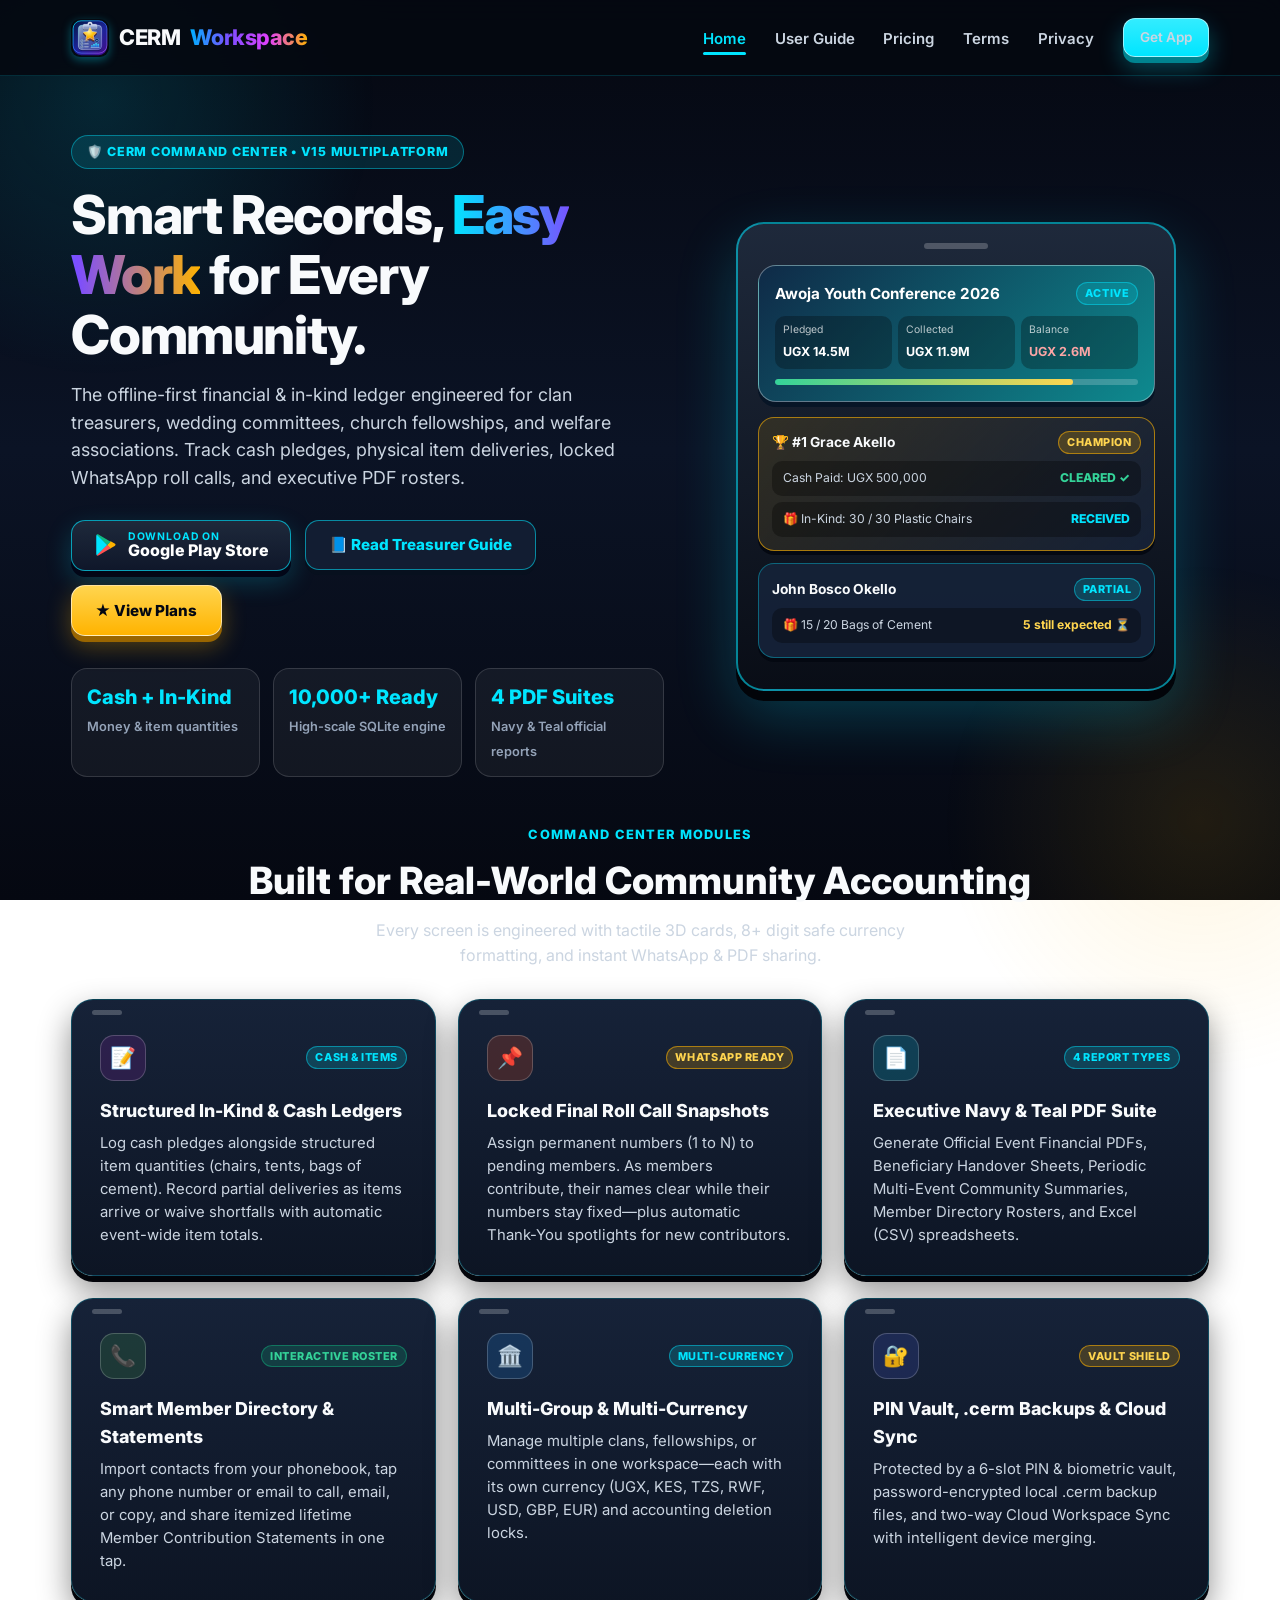
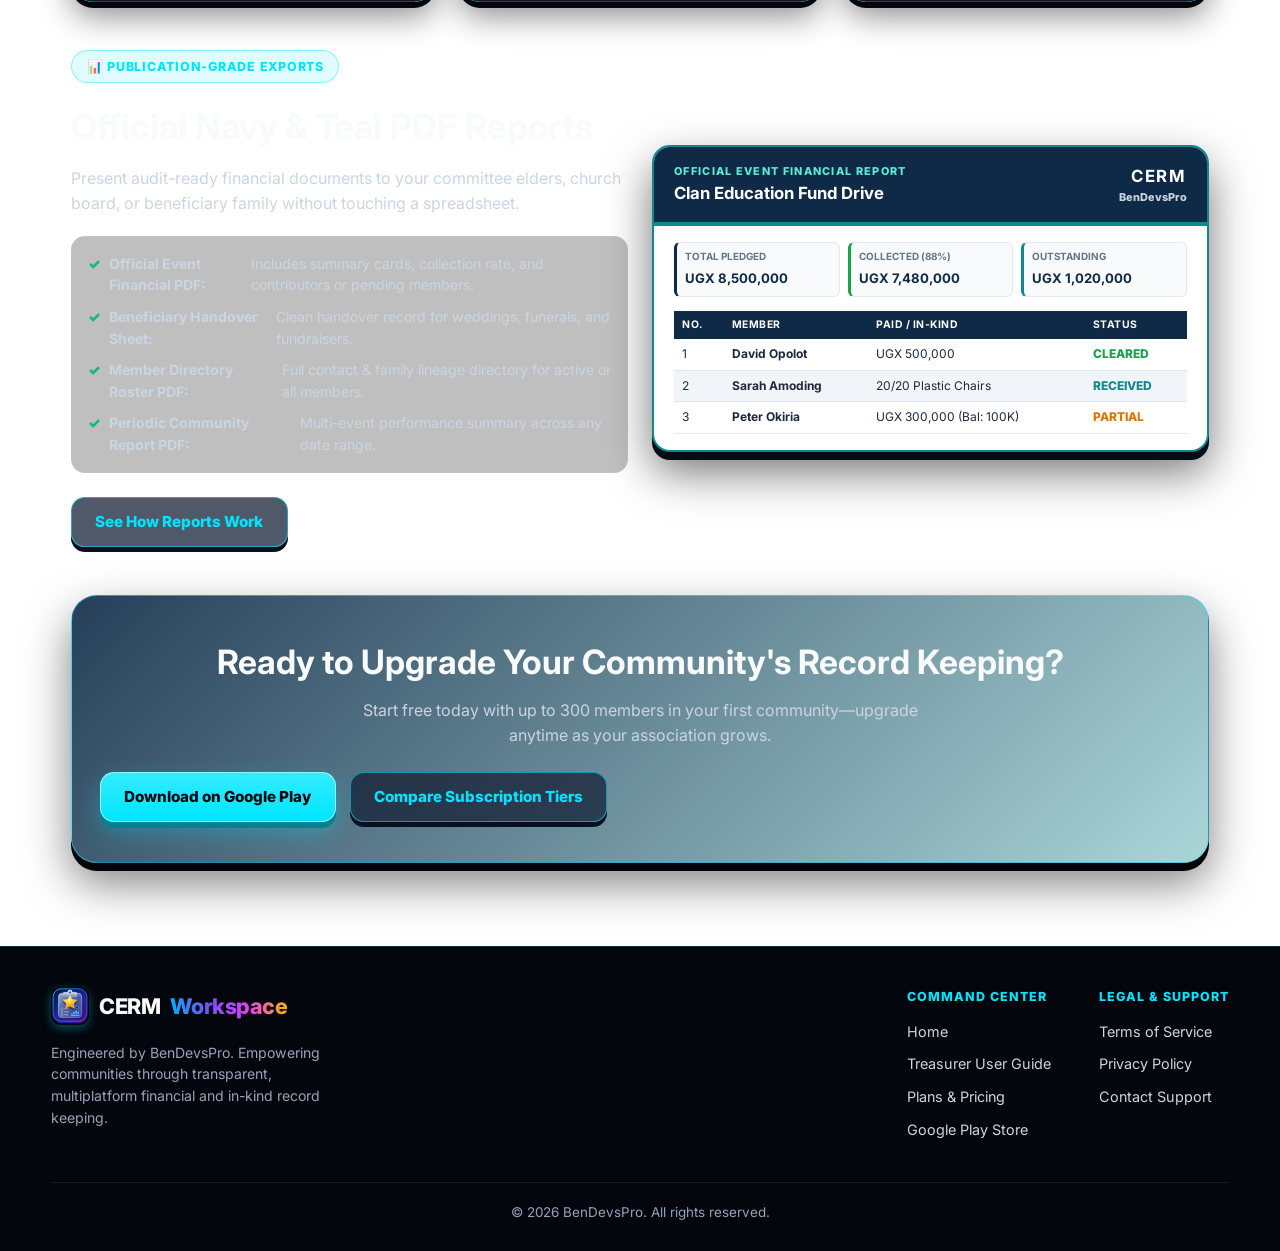
<file: index.html>
<!DOCTYPE html>
<html lang="en">
<head>
    <meta charset="UTF-8">
    <meta name="viewport" content="width=device-width, initial-scale=1.0">
    <title>CERM | Community Events Records Monitor</title>
    <meta name="description" content="CERM is the 3D Command Center for community treasurers, clans, fellowships, and committees — track cash pledges, structured in-kind items, fixed WhatsApp roll calls, and executive Navy & Teal PDF reports.">
    <link rel="icon" type="image/svg+xml" href="favicon.svg">
    <link rel="stylesheet" href="styles.css">
    <link href="https://fonts.googleapis.com/css2?family=Inter:wght@400;500;600;700;800;900&display=swap" rel="stylesheet">
</head>
<body>
    <a href="#main" class="skip-link">Skip to content</a>

    <header>
        <nav>
            <a href="index.html" class="logo">
                <img src="favicon.svg" alt="CERM Icon" width="38" height="38" style="border-radius: 9px; box-shadow: 0 3px 10px rgba(0, 229, 255, 0.35);">
                CERM <span>Workspace</span>
            </a>
            <button class="nav-toggle" aria-label="Toggle navigation" aria-expanded="false">
                <span></span><span></span><span></span>
            </button>
            <ul class="nav-links">
                <li><a href="index.html" class="active">Home</a></li>
                <li><a href="user-guide.html">User Guide</a></li>
                <li><a href="subscription.html">Pricing</a></li>
                <li><a href="terms-of-service.html">Terms</a></li>
                <li><a href="privacy-policy.html">Privacy</a></li>
                <li>
                    <a href="https://play.google.com/store/apps/details?id=com.bendevspro.communityeventsrecordsmonitor" target="_blank" rel="noopener" class="btn btn-primary nav-cta-btn">
                        Get App
                    </a>
                </li>
            </ul>
        </nav>
    </header>

    <main id="main">
        <!-- Split Hero with Interactive 3D Command Center Mockup -->
        <section class="hero-split">
            <div>
                <span class="hero-badge">🛡️ CERM Command Center • v15 Multiplatform</span>
                <h1>Smart Records, <span class="gradient-word">Easy Work</span> for Every Community.</h1>
                <p>The offline-first financial &amp; in-kind ledger engineered for clan treasurers, wedding committees, church fellowships, and welfare associations. Track cash pledges, physical item deliveries, locked WhatsApp roll calls, and executive PDF rosters.</p>

                <div class="hero-actions">
                    <a href="https://play.google.com/store/apps/details?id=com.bendevspro.communityeventsrecordsmonitor" target="_blank" rel="noopener" class="btn btn-playstore">
                        <svg class="play-icon" viewBox="0 0 24 24" fill="none">
                            <path d="M3.6 2.4C3.2 2.8 3 3.4 3 4.2V19.8C3 20.6 3.2 21.2 3.6 21.6L3.7 21.7L13.1 12.3V11.7L3.7 2.3L3.6 2.4Z" fill="#00E5FF"/>
                            <path d="M16.2 15.5L13.1 12.3V11.7L16.2 8.5L16.3 8.6L20 10.7C21.1 11.3 21.1 12.3 20 13L16.3 15.1L16.2 15.5Z" fill="#FFB300"/>
                            <path d="M16.3 15.1L13.1 12L3.6 21.5C4 21.9 4.6 22 5.4 21.5L16.3 15.1Z" fill="#FF5252"/>
                            <path d="M16.3 8.9L5.4 2.5C4.6 2 4 2.1 3.6 2.5L13.1 12L16.3 8.9Z" fill="#10B981"/>
                        </svg>
                        <div class="play-text">
                            <small>Download on</small>
                            <strong>Google Play Store</strong>
                        </div>
                    </a>
                    <a href="user-guide.html" class="btn btn-outline">📘 Read Treasurer Guide</a>
                    <a href="subscription.html" class="btn btn-gold">★ View Plans</a>
                </div>

                <div class="hero-metrics-strip">
                    <div class="metric-pod">
                        <strong>Cash + In-Kind</strong>
                        <span>Money &amp; item quantities</span>
                    </div>
                    <div class="metric-pod">
                        <strong>10,000+ Ready</strong>
                        <span>High-scale SQLite engine</span>
                    </div>
                    <div class="metric-pod">
                        <strong>4 PDF Suites</strong>
                        <span>Navy &amp; Teal official reports</span>
                    </div>
                </div>
            </div>

            <!-- Leader Image: 3D App Command Center Preview -->
            <div class="leader-showcase" aria-label="CERM 3D Command Center Preview">
                <div class="device-frame">
                    <div class="device-notch"></div>
                    <div class="mockup-banner">
                        <div class="mockup-banner-top">
                            <strong>Awoja Youth Conference 2026</strong>
                            <span class="pill-badge pill-cyan">ACTIVE</span>
                        </div>
                        <div class="mockup-stat-row">
                            <div class="mockup-stat">
                                <small>Pledged</small>
                                <strong>UGX 14.5M</strong>
                            </div>
                            <div class="mockup-stat">
                                <small>Collected</small>
                                <strong>UGX 11.9M</strong>
                            </div>
                            <div class="mockup-stat">
                                <small>Balance</small>
                                <strong style="color: #FCA5A5;">UGX 2.6M</strong>
                            </div>
                        </div>
                        <div class="mockup-progress-track">
                            <div class="mockup-progress-fill"></div>
                        </div>
                    </div>

                    <!-- Sample Expanded 3D Champion Card -->
                    <div class="mockup-ledger-card gold-card">
                        <div class="mockup-card-head">
                            <strong>🏆 #1 Grace Akello</strong>
                            <span class="pill-badge pill-gold">CHAMPION</span>
                        </div>
                        <div class="mockup-sub-box">
                            <span>Cash Paid: UGX 500,000</span>
                            <span style="color: #34D399; font-weight: 800;">CLEARED ✓</span>
                        </div>
                        <div class="mockup-sub-box" style="margin-top: 6px;">
                            <span>🎁 In-Kind: 30 / 30 Plastic Chairs</span>
                            <span style="color: #00E5FF; font-weight: 800;">RECEIVED</span>
                        </div>
                    </div>

                    <!-- Sample In-Kind Partial Delivery Card -->
                    <div class="mockup-ledger-card">
                        <div class="mockup-card-head">
                            <strong>John Bosco Okello</strong>
                            <span class="pill-badge pill-cyan">PARTIAL</span>
                        </div>
                        <div class="mockup-sub-box">
                            <span>🎁 15 / 20 Bags of Cement</span>
                            <span style="color: var(--gold-light); font-weight: 700;">5 still expected ⏳</span>
                        </div>
                    </div>
                </div>
            </div>
        </section>

        <!-- Core Capabilities Grid -->
        <section id="features">
            <div class="section-heading">
                <span class="eyebrow">Command Center Modules</span>
                <h2>Built for Real-World Community Accounting</h2>
                <p>Every screen is engineered with tactile 3D cards, 8+ digit safe currency formatting, and instant WhatsApp &amp; PDF sharing.</p>
            </div>

            <div class="feature-grid">
                <div class="feature-card">
                    <div class="feature-card-top">
                        <div class="feature-icon" style="background: rgba(142, 36, 170, 0.2); color: #E040FB;">📝</div>
                        <span class="pill-badge pill-cyan">CASH &amp; ITEMS</span>
                    </div>
                    <h3>Structured In-Kind &amp; Cash Ledgers</h3>
                    <p>Log cash pledges alongside structured item quantities (chairs, tents, bags of cement). Record partial deliveries as items arrive or waive shortfalls with automatic event-wide item totals.</p>
                </div>

                <div class="feature-card">
                    <div class="feature-card-top">
                        <div class="feature-icon" style="background: rgba(244, 81, 30, 0.2); color: #FF6E40;">📌</div>
                        <span class="pill-badge pill-gold">WHATSAPP READY</span>
                    </div>
                    <h3>Locked Final Roll Call Snapshots</h3>
                    <p>Assign permanent numbers (1 to N) to pending members. As members contribute, their names clear while their numbers stay fixed—plus automatic Thank-You spotlights for new contributors.</p>
                </div>

                <div class="feature-card">
                    <div class="feature-card-top">
                        <div class="feature-icon" style="background: rgba(0, 229, 255, 0.16); color: var(--cyan-accent);">📄</div>
                        <span class="pill-badge pill-cyan">4 REPORT TYPES</span>
                    </div>
                    <h3>Executive Navy &amp; Teal PDF Suite</h3>
                    <p>Generate Official Event Financial PDFs, Beneficiary Handover Sheets, Periodic Multi-Event Community Summaries, Member Directory Rosters, and Excel (CSV) spreadsheets.</p>
                </div>

                <div class="feature-card">
                    <div class="feature-card-top">
                        <div class="feature-icon" style="background: rgba(67, 160, 71, 0.2); color: #66BB6A;">📞</div>
                        <span class="pill-badge pill-green">INTERACTIVE ROSTER</span>
                    </div>
                    <h3>Smart Member Directory &amp; Statements</h3>
                    <p>Import contacts from your phonebook, tap any phone number or email to call, email, or copy, and share itemized lifetime Member Contribution Statements in one tap.</p>
                </div>

                <div class="feature-card">
                    <div class="feature-card-top">
                        <div class="feature-icon" style="background: rgba(30, 136, 229, 0.2); color: #42A5F5;">🏛️</div>
                        <span class="pill-badge pill-cyan">MULTI-CURRENCY</span>
                    </div>
                    <h3>Multi-Group &amp; Multi-Currency</h3>
                    <p>Manage multiple clans, fellowships, or committees in one workspace—each with its own currency (UGX, KES, TZS, RWF, USD, GBP, EUR) and accounting deletion locks.</p>
                </div>

                <div class="feature-card">
                    <div class="feature-card-top">
                        <div class="feature-icon" style="background: rgba(57, 73, 171, 0.25); color: #8C9EFF;">🔐</div>
                        <span class="pill-badge pill-gold">VAULT SHIELD</span>
                    </div>
                    <h3>PIN Vault, .cerm Backups &amp; Cloud Sync</h3>
                    <p>Protected by a 6-slot PIN &amp; biometric vault, password-encrypted local <code>.cerm</code> backup files, and two-way Cloud Workspace Sync with intelligent device merging.</p>
                </div>
            </div>
        </section>

        <!-- Executive PDF Visual Showcase -->
        <section class="pdf-showcase-grid">
            <div>
                <span class="hero-badge">📊 Publication-Grade Exports</span>
                <h2 style="font-size: clamp(1.6rem, 3vw, 2.2rem); margin-bottom: 0.75rem;">Official Navy &amp; Teal PDF Reports</h2>
                <p style="color: var(--text-secondary); margin-bottom: 1.2rem;">Present audit-ready financial documents to your committee elders, church board, or beneficiary family without touching a spreadsheet.</p>
                <ul class="features-list" style="margin-bottom: 1.5rem;">
                    <li><strong>Official Event Financial PDF:</strong> Includes summary cards, collection rate, and contributors or pending members.</li>
                    <li><strong>Beneficiary Handover Sheet:</strong> Clean handover record for weddings, funerals, and fundraisers.</li>
                    <li><strong>Member Directory Roster PDF:</strong> Full contact &amp; family lineage directory for active or all members.</li>
                    <li><strong>Periodic Community Report PDF:</strong> Multi-event performance summary across any date range.</li>
                </ul>
                <a href="user-guide.html#pdf_csv_reports" class="btn btn-outline">See How Reports Work</a>
            </div>

            <div class="pdf-sheet-preview" aria-label="Official CERM PDF Report Preview">
                <div class="pdf-sheet-header">
                    <div>
                        <small>OFFICIAL EVENT FINANCIAL REPORT</small>
                        <strong>Clan Education Fund Drive</strong>
                    </div>
                    <div style="text-align: right;">
                        <strong style="letter-spacing: 0.1em;">CERM</strong>
                        <small style="color: #CBD5E1; letter-spacing: 0;">BenDevsPro</small>
                    </div>
                </div>
                <div class="pdf-sheet-body">
                    <div class="pdf-summary-cards">
                        <div class="pdf-mini-card">
                            <span>TOTAL PLEDGED</span>
                            <strong>UGX 8,500,000</strong>
                        </div>
                        <div class="pdf-mini-card green">
                            <span>COLLECTED (88%)</span>
                            <strong>UGX 7,480,000</strong>
                        </div>
                        <div class="pdf-mini-card teal">
                            <span>OUTSTANDING</span>
                            <strong>UGX 1,020,000</strong>
                        </div>
                    </div>
                    <table class="pdf-table-mock">
                        <thead>
                            <tr>
                                <th>NO.</th>
                                <th>MEMBER</th>
                                <th>PAID / IN-KIND</th>
                                <th>STATUS</th>
                            </tr>
                        </thead>
                        <tbody>
                            <tr>
                                <td>1</td>
                                <td><strong>David Opolot</strong></td>
                                <td>UGX 500,000</td>
                                <td><span style="color: #16A34A; font-weight: 800;">CLEARED</span></td>
                            </tr>
                            <tr>
                                <td>2</td>
                                <td><strong>Sarah Amoding</strong></td>
                                <td>20/20 Plastic Chairs</td>
                                <td><span style="color: #0E8A8F; font-weight: 800;">RECEIVED</span></td>
                            </tr>
                            <tr>
                                <td>3</td>
                                <td><strong>Peter Okiria</strong></td>
                                <td>UGX 300,000 (Bal: 100K)</td>
                                <td><span style="color: #D97706; font-weight: 800;">PARTIAL</span></td>
                            </tr>
                        </tbody>
                    </table>
                </div>
            </div>
        </section>

        <!-- Bottom CTA -->
        <div class="cta-banner">
            <h2>Ready to Upgrade Your Community's Record Keeping?</h2>
            <p>Start free today with up to 300 members in your first community—upgrade anytime as your association grows.</p>
            <div class="hero-actions">
                <a href="https://play.google.com/store/apps/details?id=com.bendevspro.communityeventsrecordsmonitor" target="_blank" rel="noopener" class="btn btn-primary">
                    Download on Google Play
                </a>
                <a href="subscription.html" class="btn btn-outline">Compare Subscription Tiers</a>
            </div>
        </div>
    </main>

    <footer>
        <div class="footer-inner">
            <div class="footer-brand">
                <a href="index.html" class="logo">
                    <img src="favicon.svg" alt="CERM Icon" width="38" height="38" style="border-radius: 9px; box-shadow: 0 3px 10px rgba(0, 229, 255, 0.35);">
                    CERM <span>Workspace</span>
                </a>
                <p class="footer-tagline">Engineered by BenDevsPro. Empowering communities through transparent, multiplatform financial and in-kind record keeping.</p>
            </div>
            <div class="footer-links-group">
                <div class="footer-col">
                    <h4>Command Center</h4>
                    <ul>
                        <li><a href="index.html">Home</a></li>
                        <li><a href="user-guide.html">Treasurer User Guide</a></li>
                        <li><a href="subscription.html">Plans &amp; Pricing</a></li>
                        <li><a href="https://play.google.com/store/apps/details?id=com.bendevspro.communityeventsrecordsmonitor" target="_blank" rel="noopener">Google Play Store</a></li>
                    </ul>
                </div>
                <div class="footer-col">
                    <h4>Legal &amp; Support</h4>
                    <ul>
                        <li><a href="terms-of-service.html">Terms of Service</a></li>
                        <li><a href="privacy-policy.html">Privacy Policy</a></li>
                        <li><a href="mailto:bendevspro@gmail.com">Contact Support</a></li>
                    </ul>
                </div>
            </div>
        </div>
        <p class="footer-bottom">&copy; 2026 BenDevsPro. All rights reserved.</p>
    </footer>

    <script src="script.js"></script>
</body>
</html>
</file>
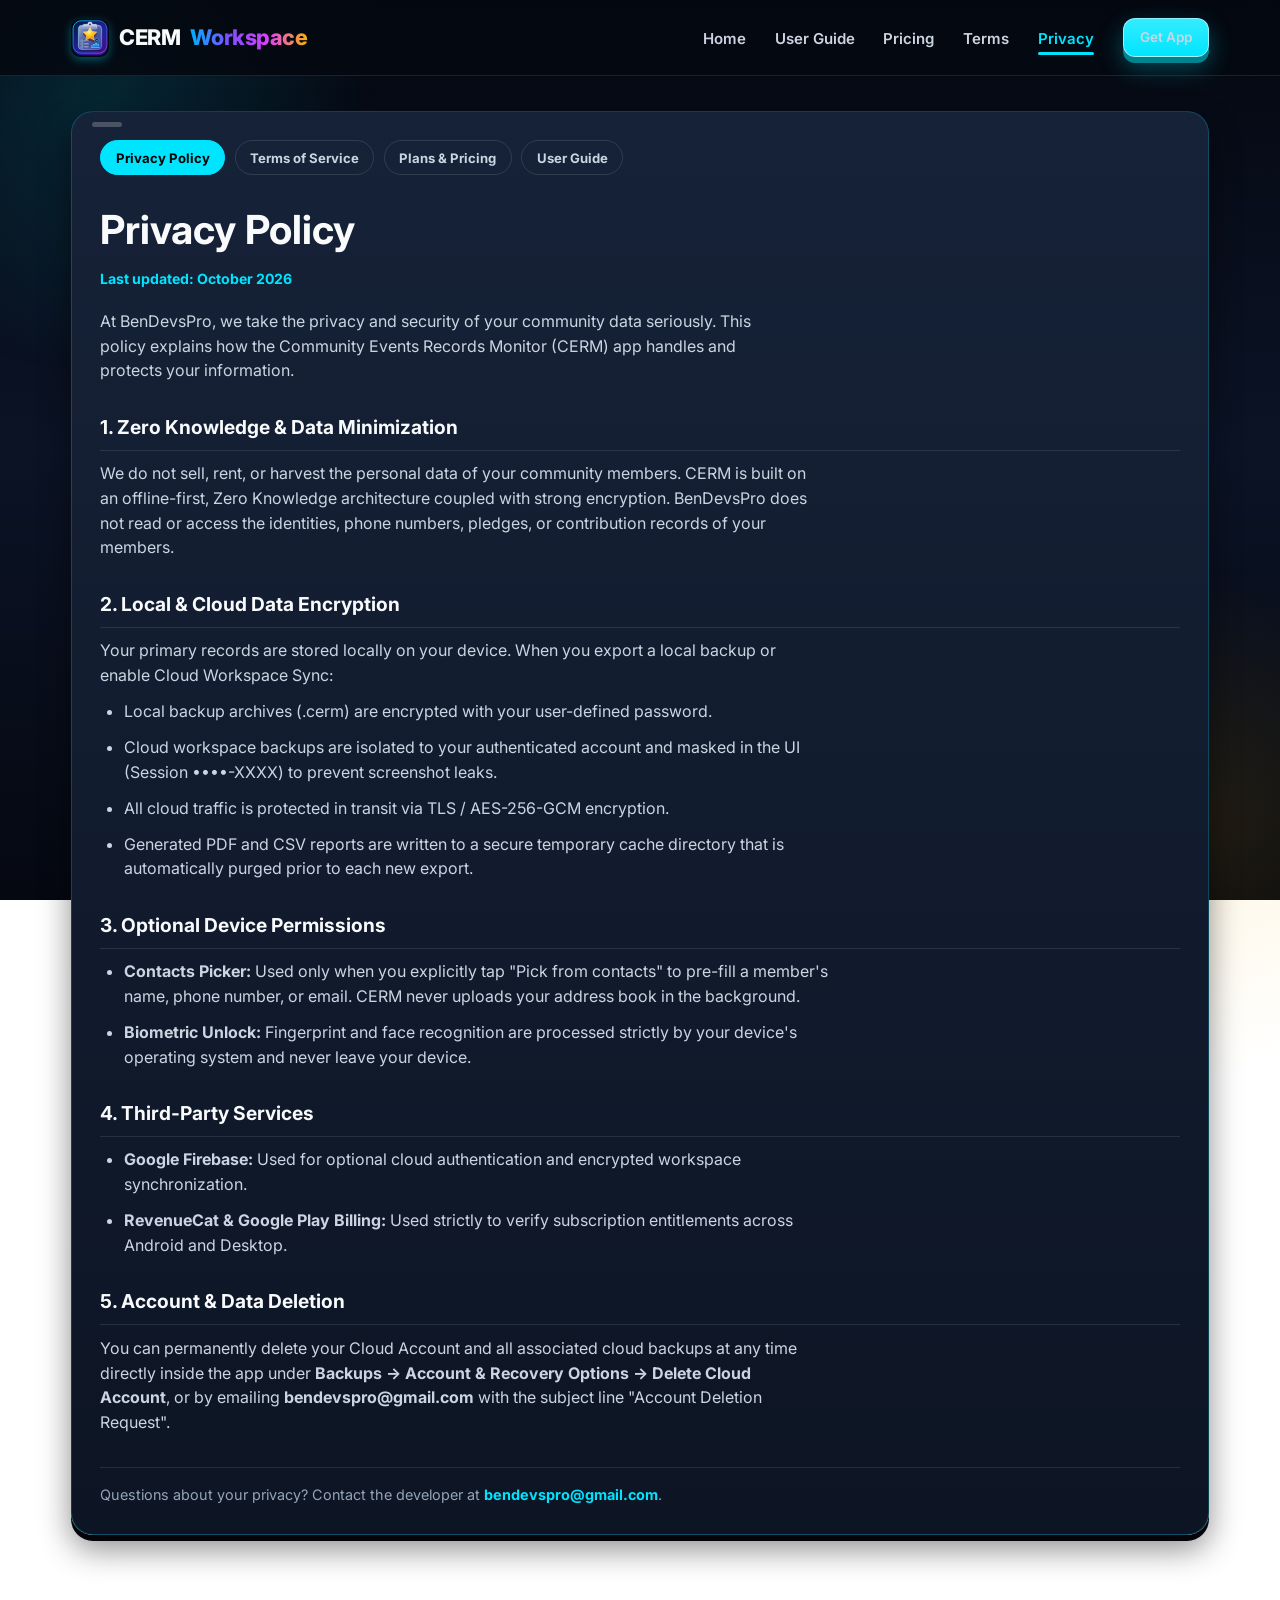
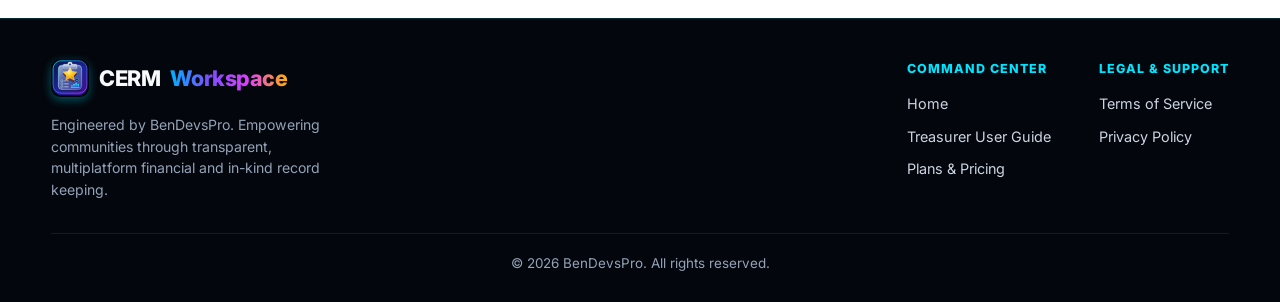
<file: privacy-policy.html>
<!DOCTYPE html>
<html lang="en">
<head>
    <meta charset="UTF-8">
    <meta name="viewport" content="width=device-width, initial-scale=1.0">
    <title>Privacy Policy | CERM</title>
    <meta name="description" content="Privacy Policy for the CERM app — how community financial and in-kind data is stored, encrypted, and protected.">
    <link rel="icon" type="image/svg+xml" href="favicon.svg">
    <link rel="stylesheet" href="styles.css">
    <link href="https://fonts.googleapis.com/css2?family=Inter:wght@400;500;600;700;800&display=swap" rel="stylesheet">
</head>
<body>
    <a href="#main" class="skip-link">Skip to content</a>

    <header>
        <nav>
            <a href="index.html" class="logo">
                <img src="favicon.svg" alt="CERM Icon" width="38" height="38" style="border-radius: 9px; box-shadow: 0 3px 10px rgba(0, 229, 255, 0.35);">
                CERM <span>Workspace</span>
            </a>
            <button class="nav-toggle" aria-label="Toggle navigation" aria-expanded="false">
                <span></span><span></span><span></span>
            </button>
            <ul class="nav-links">
                <li><a href="index.html">Home</a></li>
                <li><a href="user-guide.html">User Guide</a></li>
                <li><a href="subscription.html">Pricing</a></li>
                <li><a href="terms-of-service.html">Terms</a></li>
                <li><a href="privacy-policy.html" class="active">Privacy</a></li>
                <li>
                    <a href="https://play.google.com/store/apps/details?id=com.bendevspro.communityeventsrecordsmonitor" target="_blank" rel="noopener" class="btn btn-primary nav-cta-btn">
                        Get App
                    </a>
                </li>
            </ul>
        </nav>
    </header>

    <main id="main">
        <div class="glass-card legal-content">
            <div class="legal-nav">
                <a href="privacy-policy.html" aria-current="page">Privacy Policy</a>
                <a href="terms-of-service.html">Terms of Service</a>
                <a href="subscription.html">Plans &amp; Pricing</a>
                <a href="user-guide.html">User Guide</a>
            </div>

            <h1>Privacy Policy</h1>
            <div class="last-updated">Last updated: October 2026</div>
            <p class="legal-intro">At BenDevsPro, we take the privacy and security of your community data seriously. This policy explains how the Community Events Records Monitor (CERM) app handles and protects your information.</p>

            <h2>1. Zero Knowledge &amp; Data Minimization</h2>
            <p>We do not sell, rent, or harvest the personal data of your community members. CERM is built on an offline-first, Zero Knowledge architecture coupled with strong encryption. BenDevsPro does not read or access the identities, phone numbers, pledges, or contribution records of your members.</p>

            <h2>2. Local &amp; Cloud Data Encryption</h2>
            <p>Your primary records are stored locally on your device. When you export a local backup or enable Cloud Workspace Sync:</p>
            <ul>
                <li>Local backup archives (<code>.cerm</code>) are encrypted with your user-defined password.</li>
                <li>Cloud workspace backups are isolated to your authenticated account and masked in the UI (<code>Session ••••-XXXX</code>) to prevent screenshot leaks.</li>
                <li>All cloud traffic is protected in transit via TLS / AES-256-GCM encryption.</li>
                <li>Generated PDF and CSV reports are written to a secure temporary cache directory that is automatically purged prior to each new export.</li>
            </ul>

            <h2>3. Optional Device Permissions</h2>
            <ul>
                <li><strong>Contacts Picker:</strong> Used only when you explicitly tap "Pick from contacts" to pre-fill a member's name, phone number, or email. CERM never uploads your address book in the background.</li>
                <li><strong>Biometric Unlock:</strong> Fingerprint and face recognition are processed strictly by your device's operating system and never leave your device.</li>
            </ul>

            <h2>4. Third-Party Services</h2>
            <ul>
                <li><strong>Google Firebase:</strong> Used for optional cloud authentication and encrypted workspace synchronization.</li>
                <li><strong>RevenueCat &amp; Google Play Billing:</strong> Used strictly to verify subscription entitlements across Android and Desktop.</li>
            </ul>

            <h2>5. Account &amp; Data Deletion</h2>
            <p>You can permanently delete your Cloud Account and all associated cloud backups at any time directly inside the app under <strong>Backups → Account &amp; Recovery Options → Delete Cloud Account</strong>, or by emailing <strong>bendevspro@gmail.com</strong> with the subject line "Account Deletion Request".</p>

            <div class="legal-contact">
                Questions about your privacy? Contact the developer at <a href="mailto:bendevspro@gmail.com">bendevspro@gmail.com</a>.
            </div>
        </div>
    </main>

    <footer>
        <div class="footer-inner">
            <div class="footer-brand">
                <a href="index.html" class="logo">
                    <img src="favicon.svg" alt="CERM Icon" width="38" height="38" style="border-radius: 9px; box-shadow: 0 3px 10px rgba(0, 229, 255, 0.35);">
                    CERM <span>Workspace</span>
                </a>
                <p class="footer-tagline">Engineered by BenDevsPro. Empowering communities through transparent, multiplatform financial and in-kind record keeping.</p>
            </div>
            <div class="footer-links-group">
                <div class="footer-col">
                    <h4>Command Center</h4>
                    <ul>
                        <li><a href="index.html">Home</a></li>
                        <li><a href="user-guide.html">Treasurer User Guide</a></li>
                        <li><a href="subscription.html">Plans &amp; Pricing</a></li>
                    </ul>
                </div>
                <div class="footer-col">
                    <h4>Legal &amp; Support</h4>
                    <ul>
                        <li><a href="terms-of-service.html">Terms of Service</a></li>
                        <li><a href="privacy-policy.html">Privacy Policy</a></li>
                    </ul>
                </div>
            </div>
        </div>
        <p class="footer-bottom">&copy; 2026 BenDevsPro. All rights reserved.</p>
    </footer>

    <script src="script.js"></script>
</body>
</html>
</file>
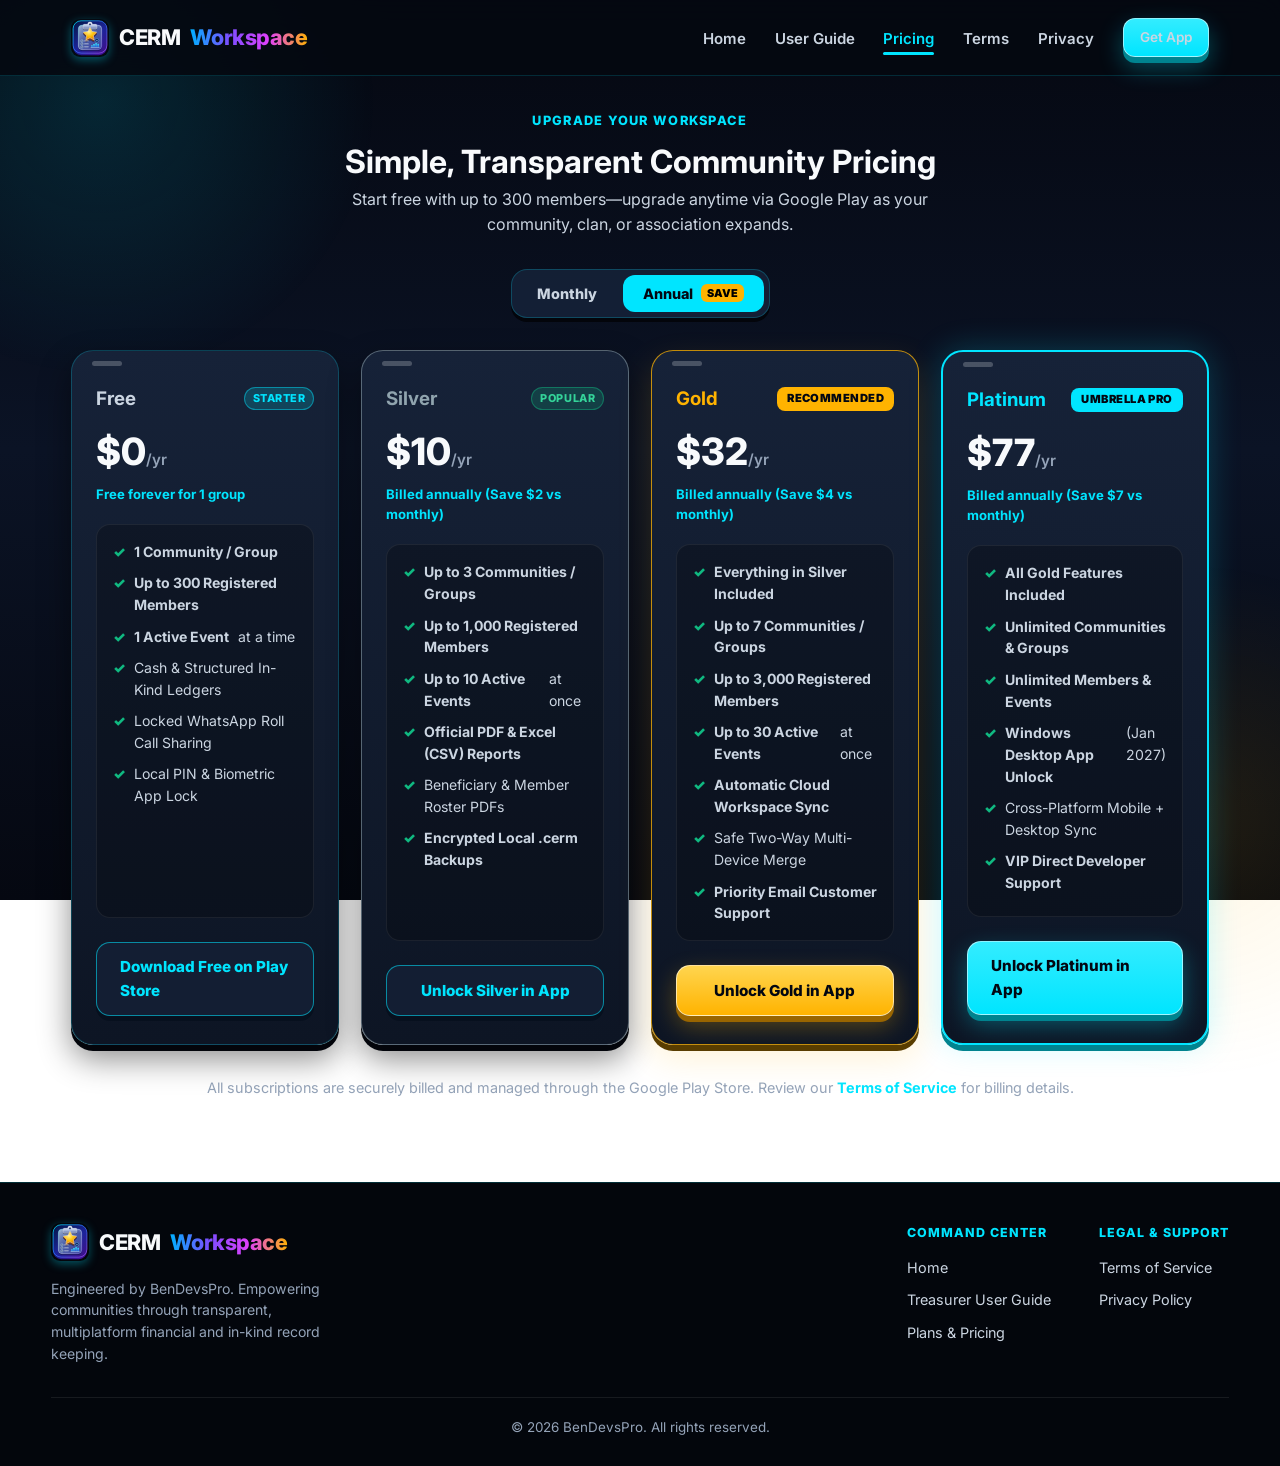
<file: subscription.html>
<!DOCTYPE html>
<html lang="en">
<head>
    <meta charset="UTF-8">
    <meta name="viewport" content="width=device-width, initial-scale=1.0">
    <title>Plans & Pricing | CERM</title>
    <meta name="description" content="Transparent pricing for CERM — Free (up to 300 members), Silver (1,000 members + PDF/CSV), Gold (3,000 members + Cloud Sync), and Platinum (Unlimited + Desktop).">
    <link rel="icon" type="image/svg+xml" href="favicon.svg">
    <link rel="stylesheet" href="styles.css">
    <link href="https://fonts.googleapis.com/css2?family=Inter:wght@400;500;600;700;800;900&display=swap" rel="stylesheet">
</head>
<body>
    <a href="#main" class="skip-link">Skip to content</a>

    <header>
        <nav>
            <a href="index.html" class="logo">
                <img src="favicon.svg" alt="CERM Icon" width="38" height="38" style="border-radius: 9px; box-shadow: 0 3px 10px rgba(0, 229, 255, 0.35);">
                CERM <span>Workspace</span>
            </a>
            <button class="nav-toggle" aria-label="Toggle navigation" aria-expanded="false">
                <span></span><span></span><span></span>
            </button>
            <ul class="nav-links">
                <li><a href="index.html">Home</a></li>
                <li><a href="user-guide.html">User Guide</a></li>
                <li><a href="subscription.html" class="active">Pricing</a></li>
                <li><a href="terms-of-service.html">Terms</a></li>
                <li><a href="privacy-policy.html">Privacy</a></li>
                <li>
                    <a href="https://play.google.com/store/apps/details?id=com.bendevspro.communityeventsrecordsmonitor" target="_blank" rel="noopener" class="btn btn-primary nav-cta-btn">
                        Get App
                    </a>
                </li>
            </ul>
        </nav>
    </header>

    <main id="main">
        <div class="section-heading">
            <span class="eyebrow">Upgrade Your Workspace</span>
            <h1>Simple, Transparent Community Pricing</h1>
            <p>Start free with up to 300 members—upgrade anytime via Google Play as your community, clan, or association expands.</p>
        </div>

        <!-- Interactive Monthly / Annual Billing Toggle (Matches PaywallDialog.kt) -->
        <div class="billing-switcher-wrap">
            <div class="billing-switcher" role="tablist" aria-label="Billing Period">
                <button type="button" class="billing-btn" id="btnMonthly" data-period="monthly">
                    Monthly
                </button>
                <button type="button" class="billing-btn active" id="btnYearly" data-period="yearly">
                    Annual <span class="save-pill">SAVE</span>
                </button>
            </div>
        </div>

        <div class="pricing-grid">
            <!-- Free Tier -->
            <div class="pricing-card">
                <div class="tier-header">
                    <h3 style="color: var(--text-secondary);">Free</h3>
                    <span class="pill-badge pill-cyan">STARTER</span>
                </div>
                <div class="price" data-monthly="$0" data-yearly="$0">$0<span>/yr</span></div>
                <p class="price-sub" data-monthly-sub="Free forever for 1 group" data-yearly-sub="Free forever for 1 group">Free forever for 1 group</p>
                <ul class="features-list">
                    <li><strong>1 Community / Group</strong></li>
                    <li><strong>Up to 300 Registered Members</strong></li>
                    <li><strong>1 Active Event</strong> at a time</li>
                    <li>Cash &amp; Structured In-Kind Ledgers</li>
                    <li>Locked WhatsApp Roll Call Sharing</li>
                    <li>Local PIN &amp; Biometric App Lock</li>
                </ul>
                <a href="https://play.google.com/store/apps/details?id=com.bendevspro.communityeventsrecordsmonitor" target="_blank" rel="noopener" class="btn btn-outline" style="width: 100%;">
                    Download Free on Play Store
                </a>
            </div>

            <!-- Silver Tier -->
            <div class="pricing-card tier-silver">
                <div class="tier-header">
                    <h3 style="color: var(--silver-accent);">Silver</h3>
                    <span class="pill-badge pill-green">POPULAR</span>
                </div>
                <div class="price" data-monthly="$1" data-yearly="$10">$10<span>/yr</span></div>
                <p class="price-sub" data-monthly-sub="or $10/year (Save $2)" data-yearly-sub="Billed annually (Save $2 vs monthly)">Billed annually (Save $2 vs monthly)</p>
                <ul class="features-list">
                    <li><strong>Up to 3 Communities / Groups</strong></li>
                    <li><strong>Up to 1,000 Registered Members</strong></li>
                    <li><strong>Up to 10 Active Events</strong> at once</li>
                    <li><strong>Official PDF &amp; Excel (CSV) Reports</strong></li>
                    <li>Beneficiary &amp; Member Roster PDFs</li>
                    <li><strong>Encrypted Local .cerm Backups</strong></li>
                </ul>
                <a href="https://play.google.com/store/apps/details?id=com.bendevspro.communityeventsrecordsmonitor" target="_blank" rel="noopener" class="btn btn-outline" style="width: 100%;">
                    Unlock Silver in App
                </a>
            </div>

            <!-- Gold Tier -->
            <div class="pricing-card tier-gold">
                <div class="tier-header">
                    <h3 style="color: var(--gold-accent);">Gold</h3>
                    <span class="tier-badge gold">RECOMMENDED</span>
                </div>
                <div class="price" data-monthly="$3" data-yearly="$32">$32<span>/yr</span></div>
                <p class="price-sub" data-monthly-sub="or $32/year (Save $4)" data-yearly-sub="Billed annually (Save $4 vs monthly)">Billed annually (Save $4 vs monthly)</p>
                <ul class="features-list">
                    <li><strong>Everything in Silver Included</strong></li>
                    <li><strong>Up to 7 Communities / Groups</strong></li>
                    <li><strong>Up to 3,000 Registered Members</strong></li>
                    <li><strong>Up to 30 Active Events</strong> at once</li>
                    <li><strong>Automatic Cloud Workspace Sync</strong></li>
                    <li>Safe Two-Way Multi-Device Merge</li>
                    <li><strong>Priority Email Customer Support</strong></li>
                </ul>
                <a href="https://play.google.com/store/apps/details?id=com.bendevspro.communityeventsrecordsmonitor" target="_blank" rel="noopener" class="btn btn-gold" style="width: 100%;">
                    Unlock Gold in App
                </a>
            </div>

            <!-- Platinum Tier -->
            <div class="pricing-card tier-platinum">
                <div class="tier-header">
                    <h3 style="color: var(--cyan-accent);">Platinum</h3>
                    <span class="tier-badge">UMBRELLA PRO</span>
                </div>
                <div class="price" data-monthly="$7" data-yearly="$77">$77<span>/yr</span></div>
                <p class="price-sub" data-monthly-sub="or $77/year (Save $7)" data-yearly-sub="Billed annually (Save $7 vs monthly)">Billed annually (Save $7 vs monthly)</p>
                <ul class="features-list">
                    <li><strong>All Gold Features Included</strong></li>
                    <li><strong>Unlimited Communities &amp; Groups</strong></li>
                    <li><strong>Unlimited Members &amp; Events</strong></li>
                    <li><strong>Windows Desktop App Unlock</strong> (Jan 2027)</li>
                    <li>Cross-Platform Mobile + Desktop Sync</li>
                    <li><strong>VIP Direct Developer Support</strong></li>
                </ul>
                <a href="https://play.google.com/store/apps/details?id=com.bendevspro.communityeventsrecordsmonitor" target="_blank" rel="noopener" class="btn btn-primary" style="width: 100%;">
                    Unlock Platinum in App
                </a>
            </div>
        </div>

        <p style="text-align: center; color: var(--text-muted); font-size: 0.9rem; margin-top: 2rem;">
            All subscriptions are securely billed and managed through the Google Play Store. Review our <a href="terms-of-service.html" style="color: var(--cyan-accent); font-weight: 700;">Terms of Service</a> for billing details.
        </p>
    </main>

    <footer>
        <div class="footer-inner">
            <div class="footer-brand">
                <a href="index.html" class="logo">
                    <img src="favicon.svg" alt="CERM Icon" width="38" height="38" style="border-radius: 9px; box-shadow: 0 3px 10px rgba(0, 229, 255, 0.35);">
                    CERM <span>Workspace</span>
                </a>
                <p class="footer-tagline">Engineered by BenDevsPro. Empowering communities through transparent, multiplatform financial and in-kind record keeping.</p>
            </div>
            <div class="footer-links-group">
                <div class="footer-col">
                    <h4>Command Center</h4>
                    <ul>
                        <li><a href="index.html">Home</a></li>
                        <li><a href="user-guide.html">Treasurer User Guide</a></li>
                        <li><a href="subscription.html">Plans &amp; Pricing</a></li>
                    </ul>
                </div>
                <div class="footer-col">
                    <h4>Legal &amp; Support</h4>
                    <ul>
                        <li><a href="terms-of-service.html">Terms of Service</a></li>
                        <li><a href="privacy-policy.html">Privacy Policy</a></li>
                    </ul>
                </div>
            </div>
        </div>
        <p class="footer-bottom">&copy; 2026 BenDevsPro. All rights reserved.</p>
    </footer>

    <script src="script.js"></script>
</body>
</html>
</file>
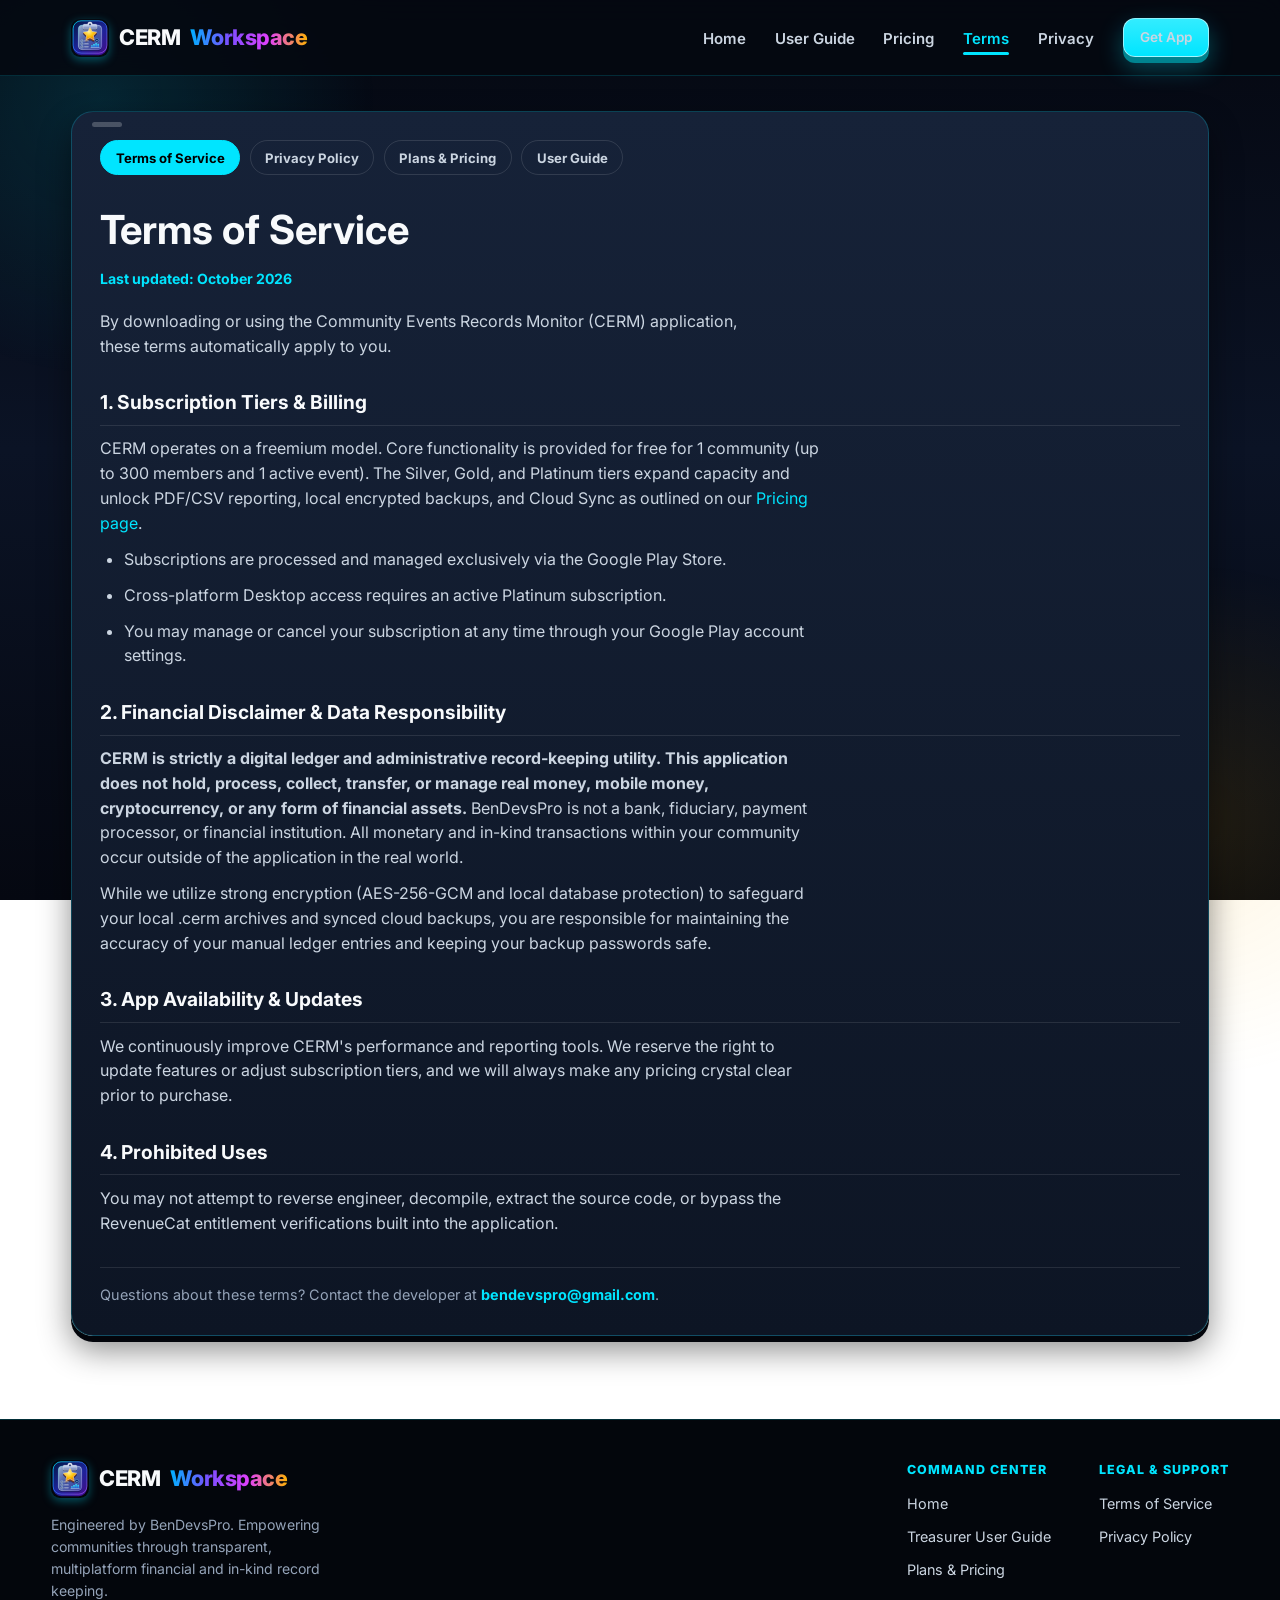
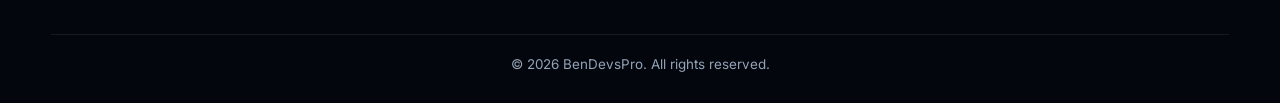
<file: terms-of-service.html>
<!DOCTYPE html>
<html lang="en">
<head>
    <meta charset="UTF-8">
    <meta name="viewport" content="width=device-width, initial-scale=1.0">
    <title>Terms of Service | CERM</title>
    <meta name="description" content="Terms of Service for the CERM app — subscriptions, billing, data responsibility, and prohibited uses.">
    <link rel="icon" type="image/svg+xml" href="favicon.svg">
    <link rel="stylesheet" href="styles.css">
    <link href="https://fonts.googleapis.com/css2?family=Inter:wght@400;500;600;700;800&display=swap" rel="stylesheet">
</head>
<body>
    <a href="#main" class="skip-link">Skip to content</a>

    <header>
        <nav>
            <a href="index.html" class="logo">
                <img src="favicon.svg" alt="CERM Icon" width="38" height="38" style="border-radius: 9px; box-shadow: 0 3px 10px rgba(0, 229, 255, 0.35);">
                CERM <span>Workspace</span>
            </a>
            <button class="nav-toggle" aria-label="Toggle navigation" aria-expanded="false">
                <span></span><span></span><span></span>
            </button>
            <ul class="nav-links">
                <li><a href="index.html">Home</a></li>
                <li><a href="user-guide.html">User Guide</a></li>
                <li><a href="subscription.html">Pricing</a></li>
                <li><a href="terms-of-service.html" class="active">Terms</a></li>
                <li><a href="privacy-policy.html">Privacy</a></li>
                <li>
                    <a href="https://play.google.com/store/apps/details?id=com.bendevspro.communityeventsrecordsmonitor" target="_blank" rel="noopener" class="btn btn-primary nav-cta-btn">
                        Get App
                    </a>
                </li>
            </ul>
        </nav>
    </header>

    <main id="main">
        <div class="glass-card legal-content">
            <div class="legal-nav">
                <a href="terms-of-service.html" aria-current="page">Terms of Service</a>
                <a href="privacy-policy.html">Privacy Policy</a>
                <a href="subscription.html">Plans &amp; Pricing</a>
                <a href="user-guide.html">User Guide</a>
            </div>

            <h1>Terms of Service</h1>
            <div class="last-updated">Last updated: October 2026</div>
            <p class="legal-intro">By downloading or using the Community Events Records Monitor (CERM) application, these terms automatically apply to you.</p>

            <h2>1. Subscription Tiers &amp; Billing</h2>
            <p>CERM operates on a freemium model. Core functionality is provided for free for 1 community (up to 300 members and 1 active event). The Silver, Gold, and Platinum tiers expand capacity and unlock PDF/CSV reporting, local encrypted backups, and Cloud Sync as outlined on our <a href="subscription.html" style="color: var(--cyan-accent);">Pricing page</a>.</p>
            <ul>
                <li>Subscriptions are processed and managed exclusively via the Google Play Store.</li>
                <li>Cross-platform Desktop access requires an active Platinum subscription.</li>
                <li>You may manage or cancel your subscription at any time through your Google Play account settings.</li>
            </ul>

            <h2>2. Financial Disclaimer &amp; Data Responsibility</h2>
            <p><strong>CERM is strictly a digital ledger and administrative record-keeping utility. This application does not hold, process, collect, transfer, or manage real money, mobile money, cryptocurrency, or any form of financial assets.</strong> BenDevsPro is not a bank, fiduciary, payment processor, or financial institution. All monetary and in-kind transactions within your community occur outside of the application in the real world.</p>
            <p>While we utilize strong encryption (AES-256-GCM and local database protection) to safeguard your local <code>.cerm</code> archives and synced cloud backups, you are responsible for maintaining the accuracy of your manual ledger entries and keeping your backup passwords safe.</p>

            <h2>3. App Availability &amp; Updates</h2>
            <p>We continuously improve CERM's performance and reporting tools. We reserve the right to update features or adjust subscription tiers, and we will always make any pricing crystal clear prior to purchase.</p>

            <h2>4. Prohibited Uses</h2>
            <p>You may not attempt to reverse engineer, decompile, extract the source code, or bypass the RevenueCat entitlement verifications built into the application.</p>

            <div class="legal-contact">
                Questions about these terms? Contact the developer at <a href="mailto:bendevspro@gmail.com">bendevspro@gmail.com</a>.
            </div>
        </div>
    </main>

    <footer>
        <div class="footer-inner">
            <div class="footer-brand">
                <a href="index.html" class="logo">
                    <img src="favicon.svg" alt="CERM Icon" width="38" height="38" style="border-radius: 9px; box-shadow: 0 3px 10px rgba(0, 229, 255, 0.35);">
                    CERM <span>Workspace</span>
                </a>
                <p class="footer-tagline">Engineered by BenDevsPro. Empowering communities through transparent, multiplatform financial and in-kind record keeping.</p>
            </div>
            <div class="footer-links-group">
                <div class="footer-col">
                    <h4>Command Center</h4>
                    <ul>
                        <li><a href="index.html">Home</a></li>
                        <li><a href="user-guide.html">Treasurer User Guide</a></li>
                        <li><a href="subscription.html">Plans &amp; Pricing</a></li>
                    </ul>
                </div>
                <div class="footer-col">
                    <h4>Legal &amp; Support</h4>
                    <ul>
                        <li><a href="terms-of-service.html">Terms of Service</a></li>
                        <li><a href="privacy-policy.html">Privacy Policy</a></li>
                    </ul>
                </div>
            </div>
        </div>
        <p class="footer-bottom">&copy; 2026 BenDevsPro. All rights reserved.</p>
    </footer>

    <script src="script.js"></script>
</body>
</html>
</file>
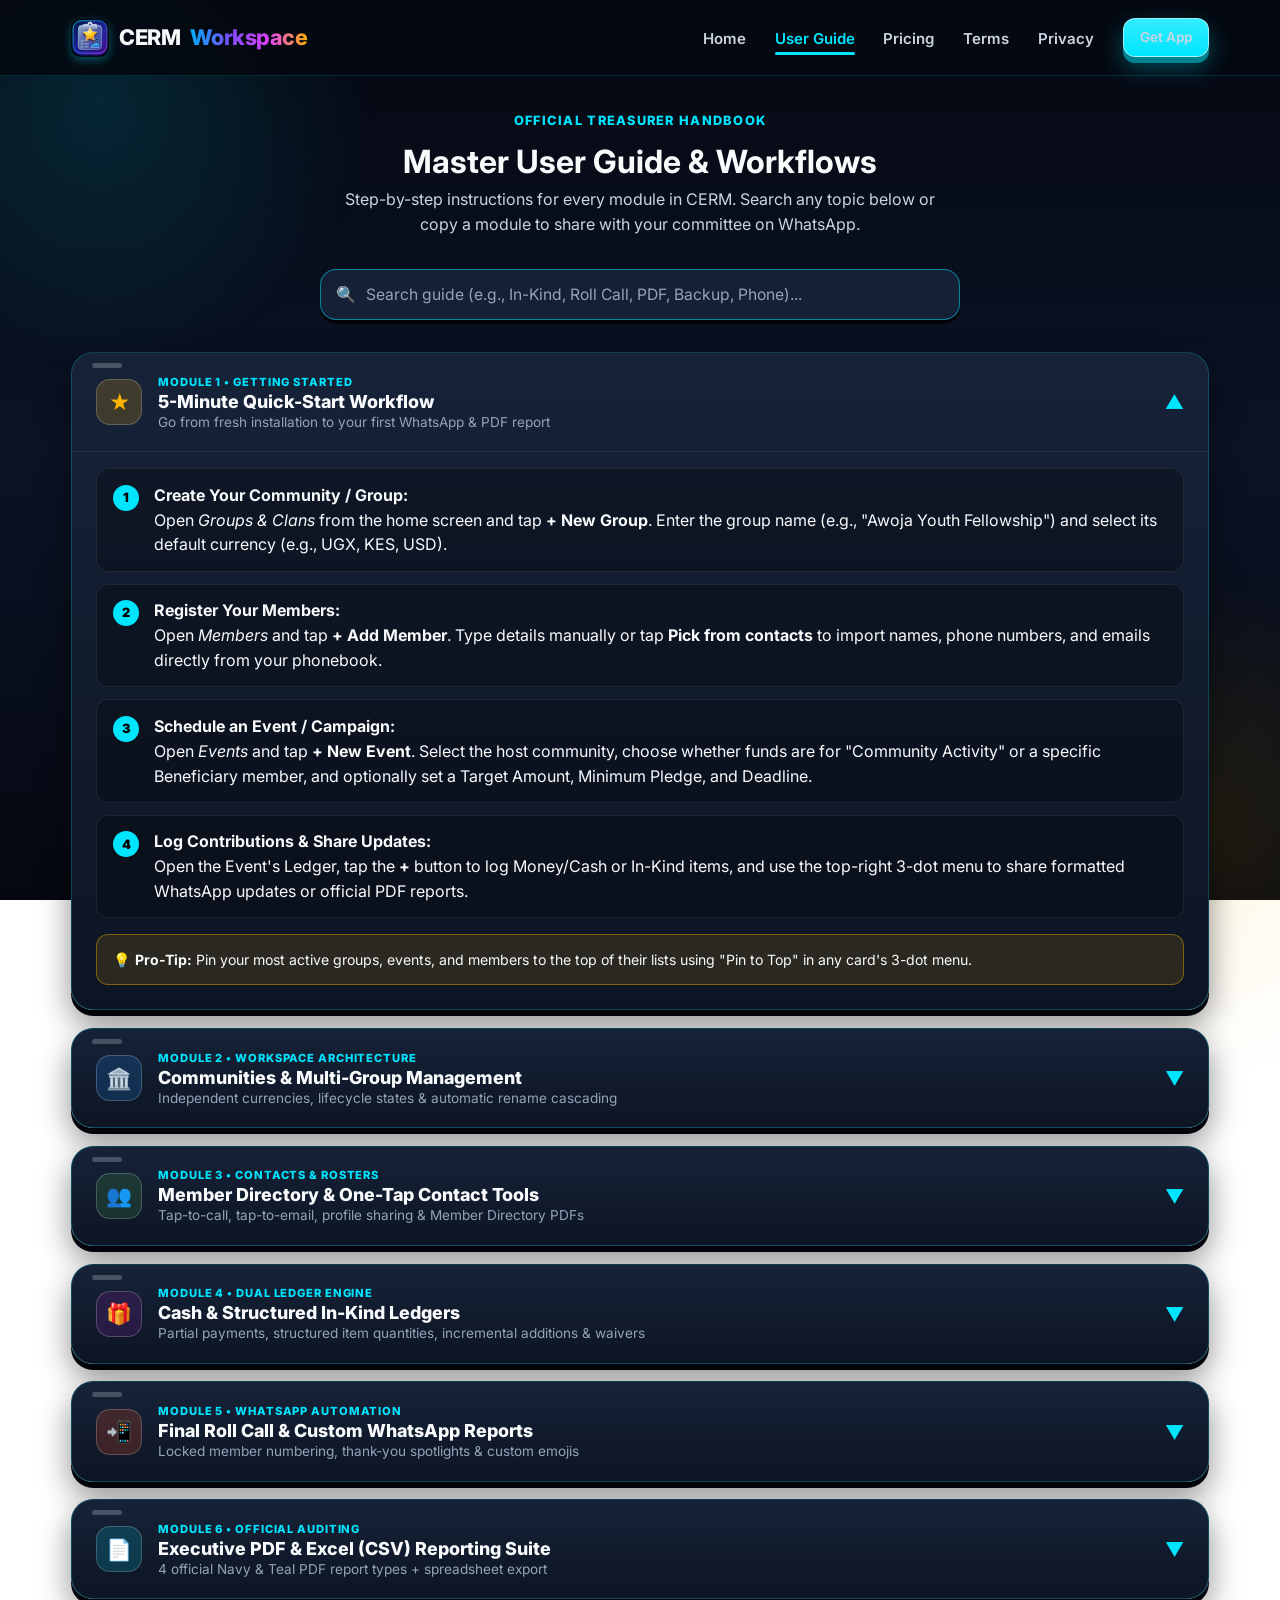
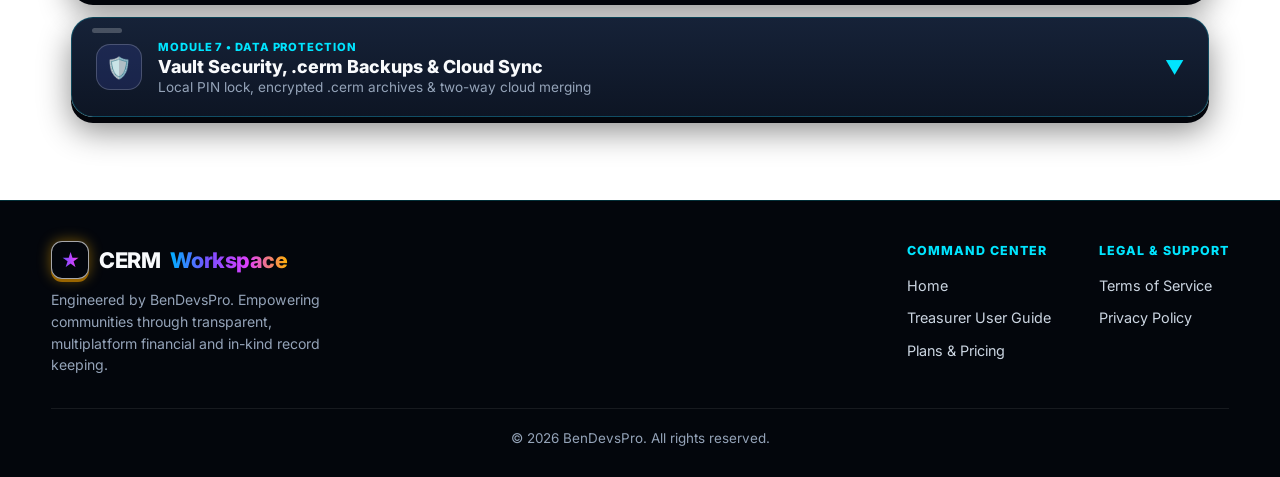
<file: user-guide.html>
<!DOCTYPE html>
<html lang="en">
<head>
    <meta charset="UTF-8">
    <meta name="viewport" content="width=device-width, initial-scale=1.0">
    <title>Master User Guide & Handbook | CERM</title>
    <meta name="description" content="Complete step-by-step Treasurer Handbook for Community Events Records Monitor (CERM) — learn how to track cash pledges, structured in-kind items, WhatsApp roll calls, and official PDF reports.">
    <link rel="icon" type="image/svg+xml" href="favicon.svg">
    <link rel="stylesheet" href="styles.css">
    <link href="https://fonts.googleapis.com/css2?family=Inter:wght@400;500;600;700;800;900&display=swap" rel="stylesheet">
</head>
<body>
    <a href="#main" class="skip-link">Skip to content</a>

    <header>
        <nav>
            <a href="index.html" class="logo">
                <img src="favicon.svg" alt="CERM Icon" width="38" height="38" style="border-radius: 9px; box-shadow: 0 3px 10px rgba(0, 229, 255, 0.35);">
                CERM <span>Workspace</span>
            </a>
            <button class="nav-toggle" aria-label="Toggle navigation" aria-expanded="false">
                <span></span><span></span><span></span>
            </button>
            <ul class="nav-links">
                <li><a href="index.html">Home</a></li>
                <li><a href="user-guide.html" class="active">User Guide</a></li>
                <li><a href="subscription.html">Pricing</a></li>
                <li><a href="terms-of-service.html">Terms</a></li>
                <li><a href="privacy-policy.html">Privacy</a></li>
                <li>
                    <a href="https://play.google.com/store/apps/details?id=com.bendevspro.communityeventsrecordsmonitor" target="_blank" rel="noopener" class="btn btn-primary nav-cta-btn">
                        Get App
                    </a>
                </li>
            </ul>
        </nav>
    </header>

    <main id="main">
        <div class="section-heading">
            <span class="eyebrow">Official Treasurer Handbook</span>
            <h1>Master User Guide &amp; Workflows</h1>
            <p>Step-by-step instructions for every module in CERM. Search any topic below or copy a module to share with your committee on WhatsApp.</p>
        </div>

        <div class="guide-search-wrap">
            <span class="guide-search-icon">🔍</span>
            <input type="search" id="guideSearchInput" class="guide-search-input" placeholder="Search guide (e.g., In-Kind, Roll Call, PDF, Backup, Phone)...">
        </div>

        <div class="guide-accordion-list" id="guideAccordionList">
            <!-- Module 1 -->
            <article class="guide-card open" id="quick_start">
                <button class="guide-header-btn" type="button" aria-expanded="true">
                    <div class="guide-header-left">
                        <div class="feature-icon" style="background: rgba(255, 179, 0, 0.18); color: var(--gold-accent); margin-bottom: 0;">★</div>
                        <div>
                            <span class="guide-module-tag">MODULE 1 • GETTING STARTED</span>
                            <h3>5-Minute Quick-Start Workflow</h3>
                            <p>Go from fresh installation to your first WhatsApp &amp; PDF report</p>
                        </div>
                    </div>
                    <span class="guide-chevron">▼</span>
                </button>
                <div class="guide-body">
                    <div class="guide-step-list">
                        <div class="guide-step-item">
                            <span class="step-num-circle">1</span>
                            <div>
                                <strong>Create Your Community / Group:</strong>
                                <p>Open <em>Groups &amp; Clans</em> from the home screen and tap <strong>+ New Group</strong>. Enter the group name (e.g., "Awoja Youth Fellowship") and select its default currency (e.g., UGX, KES, USD).</p>
                            </div>
                        </div>
                        <div class="guide-step-item">
                            <span class="step-num-circle">2</span>
                            <div>
                                <strong>Register Your Members:</strong>
                                <p>Open <em>Members</em> and tap <strong>+ Add Member</strong>. Type details manually or tap <strong>Pick from contacts</strong> to import names, phone numbers, and emails directly from your phonebook.</p>
                            </div>
                        </div>
                        <div class="guide-step-item">
                            <span class="step-num-circle">3</span>
                            <div>
                                <strong>Schedule an Event / Campaign:</strong>
                                <p>Open <em>Events</em> and tap <strong>+ New Event</strong>. Select the host community, choose whether funds are for "Community Activity" or a specific Beneficiary member, and optionally set a Target Amount, Minimum Pledge, and Deadline.</p>
                            </div>
                        </div>
                        <div class="guide-step-item">
                            <span class="step-num-circle">4</span>
                            <div>
                                <strong>Log Contributions &amp; Share Updates:</strong>
                                <p>Open the Event's Ledger, tap the <strong>+</strong> button to log Money/Cash or In-Kind items, and use the top-right 3-dot menu to share formatted WhatsApp updates or official PDF reports.</p>
                            </div>
                        </div>
                    </div>
                    <div class="guide-pro-tip">
                        <span>💡 <strong>Pro-Tip:</strong> Pin your most active groups, events, and members to the top of their lists using "Pin to Top" in any card's 3-dot menu.</span>
                    </div>
                </div>
            </article>

            <!-- Module 2 -->
            <article class="guide-card" id="communities_groups">
                <button class="guide-header-btn" type="button" aria-expanded="false">
                    <div class="guide-header-left">
                        <div class="feature-icon" style="background: rgba(30, 136, 229, 0.2); color: #42A5F5; margin-bottom: 0;">🏛️</div>
                        <div>
                            <span class="guide-module-tag">MODULE 2 • WORKSPACE ARCHITECTURE</span>
                            <h3>Communities &amp; Multi-Group Management</h3>
                            <p>Independent currencies, lifecycle states &amp; automatic rename cascading</p>
                        </div>
                    </div>
                    <span class="guide-chevron">▼</span>
                </button>
                <div class="guide-body">
                    <div class="guide-step-list">
                        <div class="guide-step-item">
                            <span class="step-num-circle">1</span>
                            <div>
                                <strong>Independent Group Currencies:</strong>
                                <p>Each community stores its own currency code (e.g., UGX for a local clan, USD for a diaspora chapter). All events and member statements under that group automatically format figures in its currency.</p>
                            </div>
                        </div>
                        <div class="guide-step-item">
                            <span class="step-num-circle">2</span>
                            <div>
                                <strong>Tap-to-Expand Group Overview Cards:</strong>
                                <p>Tap any Community Card header to expand its live summary showing default currency, active/total members, and active/total events. Tap the <strong>Members</strong> or <strong>Events</strong> buttons inside the card to jump directly to that group's filtered view.</p>
                            </div>
                        </div>
                        <div class="guide-step-item">
                            <span class="step-num-circle">3</span>
                            <div>
                                <strong>Deactivating vs. Deleting a Group:</strong>
                                <p>When a temporary committee finishes its work, choose <strong>Mark as Inactive</strong> from the 3-dot menu. This archives the group out of active selectors while preserving 100% of its historical financial records.</p>
                            </div>
                        </div>
                    </div>
                    <div class="guide-pro-tip">
                        <span>💡 <strong>Pro-Tip:</strong> Tap the 3-dot menu on any community card and select "Copy Group Summary" for an instant WhatsApp status card.</span>
                    </div>
                </div>
            </article>

            <!-- Module 3 -->
            <article class="guide-card" id="member_directory">
                <button class="guide-header-btn" type="button" aria-expanded="false">
                    <div class="guide-header-left">
                        <div class="feature-icon" style="background: rgba(67, 160, 71, 0.2); color: #66BB6A; margin-bottom: 0;">👥</div>
                        <div>
                            <span class="guide-module-tag">MODULE 3 • CONTACTS &amp; ROSTERS</span>
                            <h3>Member Directory &amp; One-Tap Contact Tools</h3>
                            <p>Tap-to-call, tap-to-email, profile sharing &amp; Member Directory PDFs</p>
                        </div>
                    </div>
                    <span class="guide-chevron">▼</span>
                </button>
                <div class="guide-body">
                    <div class="guide-step-list">
                        <div class="guide-step-item">
                            <span class="step-num-circle">1</span>
                            <div>
                                <strong>Tap Phone Number to Call or Copy:</strong>
                                <p>Expand any member card (or open <em>Member History</em>) and tap their phone number to launch your phone's native dialer (<strong>Call Member</strong>) or copy the number to the clipboard.</p>
                            </div>
                        </div>
                        <div class="guide-step-item">
                            <span class="step-num-circle">2</span>
                            <div>
                                <strong>Tap Email Address to Send Email or Copy:</strong>
                                <p>Tapping a member's email address opens a prompt to launch your default email client (<strong>Send Email</strong>) or copy the address.</p>
                            </div>
                        </div>
                        <div class="guide-step-item">
                            <span class="step-num-circle">3</span>
                            <div>
                                <strong>Export Official Member Directory PDF:</strong>
                                <p>Tap the <strong>Export PDF</strong> button on the Member Directory header to generate an official Navy &amp; Teal PDF roster of either <em>Active Members Only</em> or <em>Include All</em>.</p>
                            </div>
                        </div>
                        <div class="guide-step-item">
                            <span class="step-num-circle">4</span>
                            <div>
                                <strong>Accounting Deletion Lock:</strong>
                                <p>Members who have logged financial contributions cannot be permanently deleted. Mark them as <strong>Inactive</strong> instead to hide them from new event pending lists while preserving historical totals.</p>
                            </div>
                        </div>
                    </div>
                    <div class="guide-pro-tip">
                        <span>💡 <strong>Pro-Tip:</strong> Open any member's History screen and tap "Copy Statement" to send them a personal itemized statement of all their pledges and payments.</span>
                    </div>
                </div>
            </article>

            <!-- Module 4 -->
            <article class="guide-card" id="ledger_in_kind">
                <button class="guide-header-btn" type="button" aria-expanded="false">
                    <div class="guide-header-left">
                        <div class="feature-icon" style="background: rgba(142, 36, 170, 0.2); color: #E040FB; margin-bottom: 0;">🎁</div>
                        <div>
                            <span class="guide-module-tag">MODULE 4 • DUAL LEDGER ENGINE</span>
                            <h3>Cash &amp; Structured In-Kind Ledgers</h3>
                            <p>Partial payments, structured item quantities, incremental additions &amp; waivers</p>
                        </div>
                    </div>
                    <span class="guide-chevron">▼</span>
                </button>
                <div class="guide-body">
                    <div class="guide-step-list">
                        <div class="guide-step-item">
                            <span class="step-num-circle">1</span>
                            <div>
                                <strong>Logging Cash Pledges vs. Full Payments:</strong>
                                <p>Tap <strong>+ → Money / Cash</strong>. If paying in full today, leave "Amount Pledged" blank and enter "Amount Paid Today". If pledging 100,000 and paying 40,000 today, enter both—CERM tracks the 60,000 balance automatically.</p>
                            </div>
                        </div>
                        <div class="guide-step-item">
                            <span class="step-num-circle">2</span>
                            <div>
                                <strong>Logging Structured In-Kind Pledges:</strong>
                                <p>Tap <strong>+ → In-Kind (Items, Services)</strong>. Enter exact quantities and item names (e.g., Qty: <code>30</code>, Item: <code>Plastic Chairs</code>; Qty: <code>5</code>, Item: <code>Bags of Cement</code>).</p>
                            </div>
                        </div>
                        <div class="guide-step-item">
                            <span class="step-num-circle">3</span>
                            <div>
                                <strong>Adding More In-Kind Items Later:</strong>
                                <p>Whether a member previously gave cash or items, tap their card's 3-dot menu and select <strong>Add In-Kind Items</strong> (or <strong>+ Add Item</strong>) to attach new items without creating duplicate member cards.</p>
                            </div>
                        </div>
                        <div class="guide-step-item">
                            <span class="step-num-circle">4</span>
                            <div>
                                <strong>Recording Partial Deliveries &amp; Shortfalls:</strong>
                                <p>Tap <strong>Record Delivery</strong> on an expanded card when items arrive. Enter the quantity delivered today, or mark remaining undeliverable items as <strong>Can't deliver</strong> (shortfall waiver).</p>
                            </div>
                        </div>
                    </div>
                    <div class="guide-pro-tip">
                        <span>💡 <strong>Pro-Tip:</strong> Shared reports automatically sum all in-kind items by name across the entire event (e.g., "Chairs: 55/80 received, 25 still expected").</span>
                    </div>
                </div>
            </article>

            <!-- Module 5 -->
            <article class="guide-card" id="roll_call_whatsapp">
                <button class="guide-header-btn" type="button" aria-expanded="false">
                    <div class="guide-header-left">
                        <div class="feature-icon" style="background: rgba(244, 81, 30, 0.2); color: #FF6E40; margin-bottom: 0;">📲</div>
                        <div>
                            <span class="guide-module-tag">MODULE 5 • WHATSAPP AUTOMATION</span>
                            <h3>Final Roll Call &amp; Custom WhatsApp Reports</h3>
                            <p>Locked member numbering, thank-you spotlights &amp; custom emojis</p>
                        </div>
                    </div>
                    <span class="guide-chevron">▼</span>
                </button>
                <div class="guide-body">
                    <div class="guide-step-list">
                        <div class="guide-step-item">
                            <span class="step-num-circle">1</span>
                            <div>
                                <strong>Locking the Final Roll Call:</strong>
                                <p>On the <em>Pending</em> tab of an event ledger, tap <strong>Start Roll Call</strong>. CERM permanently assigns fixed numbers (<code>1</code> to <code>N</code>) to all currently pending members.</p>
                            </div>
                        </div>
                        <div class="guide-step-item">
                            <span class="step-num-circle">2</span>
                            <div>
                                <strong>Fixed Numbering as Members Pay:</strong>
                                <p>As members on the Roll Call contribute, their name clears from the pending slot in shared WhatsApp reports while their assigned number remains fixed—so nobody else's number ever shifts.</p>
                            </div>
                        </div>
                        <div class="guide-step-item">
                            <span class="step-num-circle">3</span>
                            <div>
                                <strong>Customizing Shared Text, Emojis &amp; Thank-You Spotlight:</strong>
                                <p>Open the Ledger 3-dot menu → <strong>Customize Shared Text</strong>. Add a greeting, enable the automatic <em>Thank the Latest Contributor</em> spotlight (<code>{name}</code>, <code>{amount}</code>, <code>{event}</code>), customize status emojis, and add Mobile Money/Bank payment instructions in the footer.</p>
                            </div>
                        </div>
                    </div>
                </div>
            </article>

            <!-- Module 6 -->
            <article class="guide-card" id="pdf_csv_reports">
                <button class="guide-header-btn" type="button" aria-expanded="false">
                    <div class="guide-header-left">
                        <div class="feature-icon" style="background: rgba(0, 229, 255, 0.16); color: var(--cyan-accent); margin-bottom: 0;">📄</div>
                        <div>
                            <span class="guide-module-tag">MODULE 6 • OFFICIAL AUDITING</span>
                            <h3>Executive PDF &amp; Excel (CSV) Reporting Suite</h3>
                            <p>4 official Navy &amp; Teal PDF report types + spreadsheet export</p>
                        </div>
                    </div>
                    <span class="guide-chevron">▼</span>
                </button>
                <div class="guide-body">
                    <div class="guide-step-list">
                        <div class="guide-step-item">
                            <span class="step-num-circle">1</span>
                            <div>
                                <strong>Official Event Financial PDF:</strong>
                                <p>In the Event Ledger 3-dot menu, tap <strong>Export Official PDF</strong> and choose either <em>Contributors Only</em> or <em>Include Pending</em>.</p>
                            </div>
                        </div>
                        <div class="guide-step-item">
                            <span class="step-num-circle">2</span>
                            <div>
                                <strong>Beneficiary Handover PDF:</strong>
                                <p>Tap <strong>Export Beneficiary PDF</strong> to generate a clean handover document for presenting funds and in-kind contributions to the beneficiary family.</p>
                            </div>
                        </div>
                        <div class="guide-step-item">
                            <span class="step-num-circle">3</span>
                            <div>
                                <strong>Periodic Multi-Event Community PDF:</strong>
                                <p>On the Home Screen (<em>Workspace</em>), tap <strong>Periodic PDF</strong> in the Top Participants panel to generate an executive summary across multiple events in a date range.</p>
                            </div>
                        </div>
                    </div>
                </div>
            </article>

            <!-- Module 7 -->
            <article class="guide-card" id="security_backups_cloud">
                <button class="guide-header-btn" type="button" aria-expanded="false">
                    <div class="guide-header-left">
                        <div class="feature-icon" style="background: rgba(57, 73, 171, 0.25); color: #8C9EFF; margin-bottom: 0;">🛡️</div>
                        <div>
                            <span class="guide-module-tag">MODULE 7 • DATA PROTECTION</span>
                            <h3>Vault Security, .cerm Backups &amp; Cloud Sync</h3>
                            <p>Local PIN lock, encrypted .cerm archives &amp; two-way cloud merging</p>
                        </div>
                    </div>
                    <span class="guide-chevron">▼</span>
                </button>
                <div class="guide-body">
                    <div class="guide-step-list">
                        <div class="guide-step-item">
                            <span class="step-num-circle">1</span>
                            <div>
                                <strong>Local Vault PIN &amp; Biometric Unlock:</strong>
                                <p>Protect your app with a 4-to-6 digit PIN, 2 recovery questions, and optional fingerprint/face unlock.</p>
                            </div>
                        </div>
                        <div class="guide-step-item">
                            <span class="step-num-circle">2</span>
                            <div>
                                <strong>Local Password-Encrypted (.cerm) Backups:</strong>
                                <p>Open <em>Backups → Generate Local Backup</em> to save an AES-encrypted <code>.cerm</code> archive to your phone or PC storage.</p>
                            </div>
                        </div>
                        <div class="guide-step-item">
                            <span class="step-num-circle">3</span>
                            <div>
                                <strong>Cloud Workspace Sync &amp; Two-Way Merge:</strong>
                                <p>Sign in to BenDevsPro Cloud and tap <strong>Sync to Cloud Now</strong>. If two devices have changes, CERM's Safe Two-Way Merge combines groups, members, events, and contributions without losing records.</p>
                            </div>
                        </div>
                    </div>
                </div>
            </article>
        </div>
    </main>

    <footer>
        <div class="footer-inner">
            <div class="footer-brand">
                <a href="index.html" class="logo">
                    <span class="logo-medallion">★</span>
                    CERM <span>Workspace</span>
                </a>
                <p class="footer-tagline">Engineered by BenDevsPro. Empowering communities through transparent, multiplatform financial and in-kind record keeping.</p>
            </div>
            <div class="footer-links-group">
                <div class="footer-col">
                    <h4>Command Center</h4>
                    <ul>
                        <li><a href="index.html">Home</a></li>
                        <li><a href="user-guide.html">Treasurer User Guide</a></li>
                        <li><a href="subscription.html">Plans &amp; Pricing</a></li>
                    </ul>
                </div>
                <div class="footer-col">
                    <h4>Legal &amp; Support</h4>
                    <ul>
                        <li><a href="terms-of-service.html">Terms of Service</a></li>
                        <li><a href="privacy-policy.html">Privacy Policy</a></li>
                    </ul>
                </div>
            </div>
        </div>
        <p class="footer-bottom">&copy; 2026 BenDevsPro. All rights reserved.</p>
    </footer>

    <script src="script.js"></script>
</body>
</html>
</file>
<file: styles.css>
:root {
    /* CERM 3D Casual Gaming & Security Vault Palette */
    --vault-bg-top: #050811;
    --vault-bg-mid: #0B1325;
    --vault-bg-bottom: #111C33;
    --vault-card-top: #162238;
    --vault-card-bottom: #0D1524;
    --vault-lip-dark: #03050B;

    /* Official PDF Report Accent Colors */
    --cerm-navy: #0F2A47;
    --cerm-teal: #0E8A8F;

    /* Neon & Podium Accents */
    --cyan-accent: #00E5FF;
    --cyan-lip: #00838F;
    --gold-accent: #FFB300;
    --gold-light: #FFD54F;
    --gold-lip: #996500;
    --silver-accent: #90A4AE;
    --bronze-accent: #CD7F32;
    --emerald-success: #10B981;
    --emerald-lip: #065F46;
    --purple-accent: #AB47BC;
    --coral-accent: #FF5252;

    --text-primary: #F8FAFC;
    --text-secondary: #CBD5E1;
    --text-muted: #94A3B8;

    --glass-border: rgba(0, 229, 255, 0.22);
    --card-border-subtle: rgba(255, 255, 255, 0.12);

    --radius-sm: 10px;
    --radius-md: 16px;
    --radius-lg: 22px;
    --radius-xl: 26px;
    --header-h: 76px;
}

* {
    margin: 0;
    padding: 0;
    box-sizing: border-box;
    font-family: 'Inter', -apple-system, BlinkMacSystemFont, "Segoe UI", Roboto, sans-serif;
}

html {
    scroll-behavior: smooth;
    scroll-padding-top: calc(var(--header-h) + 20px);
}

body {
    background: linear-gradient(180deg, var(--vault-bg-top) 0%, var(--vault-bg-mid) 50%, var(--vault-bg-top) 100%);
    background-attachment: fixed;
    color: var(--text-primary);
    line-height: 1.55;
    overflow-x: hidden;
}

a {
    color: inherit;
    text-decoration: none;
}

/* Skip link (a11y) */
.skip-link {
    position: absolute;
    top: -100px;
    left: 1rem;
    background: var(--cyan-accent);
    color: #000;
    padding: 0.65rem 1.1rem;
    border-radius: var(--radius-sm);
    font-weight: 800;
    z-index: 2000;
    transition: top 0.2s ease;
}
.skip-link:focus { top: 1rem; }

:focus-visible {
    outline: 2px solid var(--cyan-accent);
    outline-offset: 3px;
    border-radius: 6px;
}

/* Ambient Vault Glow Orbs */
body::before {
    content: '';
    position: fixed;
    top: -180px;
    left: -180px;
    width: 560px;
    height: 560px;
    background: radial-gradient(circle, rgba(0, 229, 255, 0.13) 0%, rgba(5, 8, 17, 0) 70%);
    pointer-events: none;
    z-index: -1;
}

body::after {
    content: '';
    position: fixed;
    bottom: -180px;
    right: -180px;
    width: 520px;
    height: 520px;
    background: radial-gradient(circle, rgba(255, 179, 0, 0.11) 0%, rgba(5, 8, 17, 0) 70%);
    pointer-events: none;
    z-index: -1;
}

/* ============ Header & Navigation ============ */
header {
    background: rgba(5, 8, 17, 0.88);
    backdrop-filter: blur(16px);
    -webkit-backdrop-filter: blur(16px);
    border-bottom: 1px solid rgba(0, 229, 255, 0.16);
    position: fixed;
    width: 100%;
    top: 0;
    z-index: 1000;
    height: var(--header-h);
    display: flex;
    align-items: center;
}

nav {
    display: flex;
    justify-content: space-between;
    align-items: center;
    padding: 0 4%;
    max-width: 1240px;
    width: 100%;
    margin: 0 auto;
}

.logo {
    font-size: 1.35rem;
    font-weight: 800;
    color: var(--text-primary);
    display: inline-flex;
    align-items: center;
    gap: 10px;
    letter-spacing: -0.02em;
}

.logo-medallion {
    width: 38px;
    height: 38px;
    border-radius: 11px;
    background: radial-gradient(circle at 35% 30%, var(--gold-light), var(--gold-accent));
    box-shadow: 0 3px 0 var(--gold-lip), 0 0 14px rgba(255, 179, 0, 0.45);
    display: inline-flex;
    align-items: center;
    justify-content: center;
    color: #000;
    font-size: 1.15rem;
    border: 1.5px solid rgba(255, 255, 255, 0.65);
}

.logo span {
    background: linear-gradient(90deg, #00B0FF, #7C4DFF, #E040FB, #FFB300);
    -webkit-background-clip: text;
    -webkit-text-fill-color: transparent;
    font-weight: 800;
}

.nav-links {
    display: flex;
    list-style: none;
    gap: 1.8rem;
    align-items: center;
}

.nav-links a {
    color: var(--text-secondary);
    font-weight: 600;
    font-size: 0.94rem;
    position: relative;
    padding: 0.35rem 0;
    transition: color 0.2s ease;
}

.nav-links a:not(.btn)::after {
    content: '';
    position: absolute;
    left: 0;
    bottom: -2px;
    width: 0;
    height: 2.5px;
    border-radius: 2px;
    background: var(--cyan-accent);
    transition: width 0.25s ease;
}

.nav-links a:hover,
.nav-links a.active {
    color: var(--cyan-accent);
}

.nav-links a:not(.btn):hover::after,
.nav-links a:not(.btn).active::after {
    width: 100%;
}

.nav-toggle {
    display: none;
    background: rgba(255, 255, 255, 0.06);
    border: 1px solid var(--card-border-subtle);
    border-radius: 10px;
    cursor: pointer;
    width: 42px;
    height: 42px;
    padding: 10px 9px;
    flex-direction: column;
    justify-content: space-between;
    z-index: 1100;
}

.nav-toggle span {
    display: block;
    height: 2px;
    width: 100%;
    background: var(--text-primary);
    border-radius: 2px;
    transition: transform 0.28s ease, opacity 0.28s ease;
}

.nav-toggle[aria-expanded="true"] span:nth-child(1) {
    transform: translateY(8px) rotate(45deg);
}
.nav-toggle[aria-expanded="true"] span:nth-child(2) {
    opacity: 0;
}
.nav-toggle[aria-expanded="true"] span:nth-child(3) {
    transform: translateY(-8px) rotate(-45deg);
}

/* ============ 3D Casual Gaming Buttons ============ */
.btn {
    padding: 0.78rem 1.45rem;
    border-radius: 14px;
    font-weight: 800;
    font-size: 0.95rem;
    cursor: pointer;
    border: none;
    display: inline-flex;
    align-items: center;
    justify-content: center;
    gap: 0.55rem;
    position: relative;
    transition: transform 0.14s ease, box-shadow 0.14s ease, filter 0.14s ease;
    user-select: none;
}

.btn-primary {
    background: linear-gradient(180deg, #33ECFF 0%, var(--cyan-accent) 100%);
    color: #030712;
    box-shadow: 0 6px 0 var(--cyan-lip), 0 10px 24px rgba(0, 229, 255, 0.32);
    border: 1px solid rgba(255, 255, 255, 0.55);
}

.btn-primary:hover {
    transform: translateY(-2px);
    box-shadow: 0 8px 0 var(--cyan-lip), 0 14px 28px rgba(0, 229, 255, 0.45);
}

.btn-primary:active {
    transform: translateY(4px);
    box-shadow: 0 2px 0 var(--cyan-lip), 0 4px 10px rgba(0, 229, 255, 0.25);
}

.btn-gold {
    background: linear-gradient(180deg, var(--gold-light) 0%, var(--gold-accent) 100%);
    color: #030712;
    box-shadow: 0 6px 0 var(--gold-lip), 0 10px 24px rgba(255, 179, 0, 0.32);
    border: 1px solid rgba(255, 255, 255, 0.6);
}

.btn-gold:hover {
    transform: translateY(-2px);
    box-shadow: 0 8px 0 var(--gold-lip), 0 14px 28px rgba(255, 179, 0, 0.45);
}

.btn-gold:active {
    transform: translateY(4px);
    box-shadow: 0 2px 0 var(--gold-lip);
}

.btn-outline {
    background: rgba(22, 34, 56, 0.75);
    border: 1.5px solid rgba(0, 229, 255, 0.55);
    color: var(--cyan-accent);
    box-shadow: 0 5px 0 #07101E;
}

.btn-outline:hover {
    background: rgba(0, 229, 255, 0.12);
    transform: translateY(-2px);
    box-shadow: 0 7px 0 #07101E, 0 8px 20px rgba(0, 229, 255, 0.2);
}

.btn-outline:active {
    transform: translateY(3px);
    box-shadow: 0 2px 0 #07101E;
}

/* Official Google Play Store 3D Button */
.btn-playstore {
    background: linear-gradient(180deg, #1E293B 0%, #0F172A 100%);
    color: #FFFFFF;
    border: 1.5px solid rgba(0, 229, 255, 0.65);
    box-shadow: 0 6px 0 #020617, 0 10px 26px rgba(0, 229, 255, 0.22);
    padding: 0.62rem 1.3rem;
    border-radius: 14px;
    text-align: left;
}

.btn-playstore:hover {
    transform: translateY(-2px);
    border-color: var(--cyan-accent);
    box-shadow: 0 8px 0 #020617, 0 14px 30px rgba(0, 229, 255, 0.35);
}

.btn-playstore:active {
    transform: translateY(4px);
    box-shadow: 0 2px 0 #020617;
}

.play-icon {
    width: 26px;
    height: 26px;
    flex-shrink: 0;
}

.play-text {
    display: flex;
    flex-direction: column;
    line-height: 1.1;
}

.play-text small {
    font-size: 0.65rem;
    letter-spacing: 0.08em;
    text-transform: uppercase;
    color: var(--cyan-accent);
    font-weight: 700;
}

.play-text strong {
    font-size: 1rem;
    font-weight: 800;
    color: #FFFFFF;
}

.nav-cta-btn {
    padding: 0.5rem 1rem !important;
    font-size: 0.85rem !important;
    border-radius: 12px !important;
}

/* ============ 3D Casual Gaming Slab Card System ============ */
main {
    margin-top: var(--header-h);
    min-height: calc(100vh - var(--header-h) - 100px);
    padding: 2.2rem 4%;
    max-width: 1240px;
    margin-left: auto;
    margin-right: auto;
}

.glass-card,
.feature-card,
.pricing-card,
.guide-card {
    background: linear-gradient(180deg, var(--vault-card-top) 0%, var(--vault-card-bottom) 100%);
    border: 1.5px solid var(--glass-border);
    border-radius: var(--radius-lg);
    padding: 1.75rem;
    box-shadow: 0 6px 0 var(--vault-lip-dark), 0 14px 32px rgba(0, 0, 0, 0.45);
    position: relative;
    overflow: hidden;
    transition: transform 0.2s ease, border-color 0.2s ease, box-shadow 0.2s ease;
}

/* Top-Left 3D Specular Gloss Pill on Every Card */
.glass-card::before,
.feature-card::before,
.pricing-card::before,
.guide-card::before {
    content: '';
    position: absolute;
    top: 10px;
    left: 20px;
    width: 30px;
    height: 5px;
    border-radius: 999px;
    background: rgba(255, 255, 255, 0.22);
    pointer-events: none;
}

.feature-card:hover {
    transform: translateY(-4px);
    border-color: rgba(0, 229, 255, 0.65);
    box-shadow: 0 10px 0 var(--vault-lip-dark), 0 18px 36px rgba(0, 229, 255, 0.18);
}

/* ============ Split Hero & Leader Showcase Graphic ============ */
.hero-split {
    display: grid;
    grid-template-columns: 1.08fr 0.92fr;
    gap: 2.5rem;
    align-items: center;
    padding: 1.5rem 0 3rem;
}

.hero-badge {
    display: inline-flex;
    align-items: center;
    gap: 8px;
    padding: 0.38rem 0.9rem;
    border-radius: 999px;
    background: rgba(0, 229, 255, 0.12);
    border: 1px solid rgba(0, 229, 255, 0.4);
    color: var(--cyan-accent);
    font-weight: 800;
    font-size: 0.78rem;
    letter-spacing: 0.06em;
    text-transform: uppercase;
    margin-bottom: 1rem;
}

.hero-split h1 {
    font-size: clamp(2.1rem, 4.4vw, 3.35rem);
    line-height: 1.12;
    font-weight: 800;
    letter-spacing: -0.025em;
    margin-bottom: 1rem;
}

.gradient-word {
    background: linear-gradient(90deg, #00E5FF, #7C4DFF, #FFB300);
    -webkit-background-clip: text;
    -webkit-text-fill-color: transparent;
}

.hero-split p {
    color: var(--text-secondary);
    font-size: clamp(1rem, 1.6vw, 1.12rem);
    margin-bottom: 1.75rem;
    max-width: 560px;
}

.hero-actions {
    display: flex;
    gap: 0.9rem;
    flex-wrap: wrap;
    align-items: center;
}

.hero-metrics-strip {
    display: grid;
    grid-template-columns: repeat(3, 1fr);
    gap: 0.85rem;
    margin-top: 2rem;
}

.metric-pod {
    background: rgba(255, 255, 255, 0.05);
    border: 1px solid rgba(255, 255, 255, 0.14);
    border-radius: 16px;
    padding: 0.85rem 0.9rem;
    text-align: left;
}

.metric-pod strong {
    display: block;
    font-size: 1.25rem;
    font-weight: 800;
    color: var(--cyan-accent);
}

.metric-pod span {
    font-size: 0.8rem;
    color: var(--text-muted);
    font-weight: 600;
}

/* 3D Leader Device Mockup Showcase */
.leader-showcase {
    position: relative;
    display: flex;
    justify-content: center;
}

.device-frame {
    width: 100%;
    max-width: 440px;
    background: linear-gradient(180deg, #1E293B 0%, #090D16 100%);
    border: 2px solid rgba(0, 229, 255, 0.55);
    border-radius: 28px;
    padding: 1.2rem;
    box-shadow: 0 10px 0 #020409, 0 24px 60px rgba(0, 229, 255, 0.22);
    position: relative;
}

.device-notch {
    width: 64px;
    height: 6px;
    background: rgba(255, 255, 255, 0.22);
    border-radius: 99px;
    margin: 0 auto 1rem;
}

.mockup-banner {
    background: linear-gradient(135deg, #0F2A47 0%, #0E8A8F 100%);
    border-radius: 18px;
    padding: 1rem;
    border: 1px solid rgba(255, 255, 255, 0.35);
    box-shadow: 0 5px 0 #071526;
    margin-bottom: 0.9rem;
}

.mockup-banner-top {
    display: flex;
    justify-content: space-between;
    align-items: center;
    margin-bottom: 0.65rem;
}

.mockup-banner-top strong {
    font-size: 0.95rem;
    color: #fff;
}

.pill-badge {
    font-size: 0.68rem;
    font-weight: 800;
    padding: 2px 8px;
    border-radius: 99px;
    text-transform: uppercase;
    letter-spacing: 0.05em;
}

.pill-cyan {
    background: rgba(0, 229, 255, 0.18);
    color: var(--cyan-accent);
    border: 1px solid rgba(0, 229, 255, 0.45);
}

.pill-gold {
    background: rgba(255, 179, 0, 0.2);
    color: var(--gold-light);
    border: 1px solid rgba(255, 179, 0, 0.55);
}

.pill-green {
    background: rgba(16, 185, 129, 0.2);
    color: #34D399;
    border: 1px solid rgba(16, 185, 129, 0.45);
}

.mockup-stat-row {
    display: grid;
    grid-template-columns: repeat(3, 1fr);
    gap: 6px;
    margin-bottom: 0.65rem;
}

.mockup-stat {
    background: rgba(0, 0, 0, 0.28);
    border-radius: 10px;
    padding: 6px 8px;
}

.mockup-stat small {
    display: block;
    font-size: 0.65rem;
    color: rgba(255, 255, 255, 0.72);
}

.mockup-stat strong {
    font-size: 0.78rem;
    color: #fff;
}

.mockup-progress-track {
    height: 6px;
    background: rgba(255, 255, 255, 0.2);
    border-radius: 99px;
    overflow: hidden;
}

.mockup-progress-fill {
    height: 100%;
    width: 82%;
    background: linear-gradient(90deg, #34D399, var(--gold-light));
    border-radius: 99px;
}

.mockup-ledger-card {
    background: rgba(22, 34, 56, 0.95);
    border: 1px solid rgba(0, 229, 255, 0.35);
    border-radius: 16px;
    padding: 0.85rem;
    box-shadow: 0 4px 0 #040811;
    margin-bottom: 0.75rem;
}

.mockup-ledger-card.gold-card {
    border-color: rgba(255, 179, 0, 0.6);
    background: linear-gradient(135deg, rgba(255, 179, 0, 0.12), rgba(22, 34, 56, 0.95));
}

.mockup-card-head {
    display: flex;
    justify-content: space-between;
    align-items: center;
    margin-bottom: 0.45rem;
}

.mockup-card-head strong {
    font-size: 0.86rem;
}

.mockup-sub-box {
    background: rgba(0, 0, 0, 0.32);
    border-radius: 10px;
    padding: 0.5rem 0.65rem;
    font-size: 0.76rem;
    color: var(--text-secondary);
    display: flex;
    justify-content: space-between;
    align-items: center;
}

/* ============ Feature Grid & Showcases ============ */
.section-heading {
    text-align: center;
    margin-bottom: 2rem;
}

.section-heading .eyebrow {
    color: var(--cyan-accent);
    font-size: 0.8rem;
    font-weight: 800;
    text-transform: uppercase;
    letter-spacing: 0.1em;
    display: block;
    margin-bottom: 0.4rem;
}

.section-heading h2 {
    font-size: clamp(1.65rem, 3.2vw, 2.35rem);
    font-weight: 800;
    margin-bottom: 0.5rem;
}

.section-heading p {
    color: var(--text-secondary);
    max-width: 600px;
    margin: 0 auto;
}

.feature-grid {
    display: grid;
    grid-template-columns: repeat(auto-fit, minmax(290px, 1fr));
    gap: 1.35rem;
    margin-top: 1.5rem;
}

.feature-card-top {
    display: flex;
    justify-content: space-between;
    align-items: center;
    margin-top: 0.4rem;
    margin-bottom: 1rem;
}

.feature-icon {
    width: 46px;
    height: 46px;
    border-radius: 14px;
    display: flex;
    align-items: center;
    justify-content: center;
    font-size: 1.3rem;
    border: 1px solid rgba(255, 255, 255, 0.2);
}

.feature-card h3 {
    font-size: 1.12rem;
    font-weight: 800;
    margin-bottom: 0.45rem;
    color: var(--text-primary);
}

.feature-card p {
    color: var(--text-secondary);
    font-size: 0.93rem;
}

/* Executive Navy & Teal PDF Preview Strip */
.pdf-showcase-grid {
    display: grid;
    grid-template-columns: 1fr 1fr;
    gap: 1.5rem;
    margin-top: 3rem;
    align-items: center;
}

.pdf-sheet-preview {
    background: #FFFFFF;
    color: #0F172A;
    border-radius: 18px;
    overflow: hidden;
    box-shadow: 0 8px 0 #050B14, 0 20px 45px rgba(0, 0, 0, 0.55);
    border: 2px solid var(--cerm-teal);
}

.pdf-sheet-header {
    background: var(--cerm-navy);
    color: #FFFFFF;
    padding: 1rem 1.25rem;
    border-bottom: 4px solid var(--cerm-teal);
    display: flex;
    justify-content: space-between;
    align-items: center;
}

.pdf-sheet-header small {
    color: #5EEAD4;
    font-size: 0.68rem;
    font-weight: 800;
    letter-spacing: 0.12em;
    display: block;
}

.pdf-sheet-header strong {
    font-size: 1.05rem;
}

.pdf-sheet-body {
    padding: 1rem 1.25rem;
}

.pdf-summary-cards {
    display: grid;
    grid-template-columns: repeat(3, 1fr);
    gap: 8px;
    margin-bottom: 0.9rem;
}

.pdf-mini-card {
    background: #F8FAFC;
    border: 1px solid #E2E8F0;
    border-left: 3.5px solid var(--cerm-navy);
    border-radius: 6px;
    padding: 6px 8px;
}

.pdf-mini-card.teal { border-left-color: var(--cerm-teal); }
.pdf-mini-card.green { border-left-color: #16A34A; }

.pdf-mini-card span {
    display: block;
    font-size: 0.62rem;
    font-weight: 700;
    color: #64748B;
}

.pdf-mini-card strong {
    font-size: 0.82rem;
    color: var(--cerm-navy);
}

.pdf-table-mock {
    width: 100%;
    border-collapse: collapse;
    font-size: 0.75rem;
}

.pdf-table-mock th {
    background: var(--cerm-navy);
    color: #fff;
    text-align: left;
    padding: 6px 8px;
    font-size: 0.65rem;
    letter-spacing: 0.05em;
}

.pdf-table-mock td {
    padding: 6px 8px;
    border-bottom: 1px solid #E2E8F0;
    color: #1E293B;
}

.pdf-table-mock tr:nth-child(even) td {
    background: #F1F5F9;
}

/* ============ Pricing & Billing Cycle Switcher ============ */
.billing-switcher-wrap {
    display: flex;
    justify-content: center;
    margin: 1.5rem 0 2rem;
}

.billing-switcher {
    background: rgba(22, 34, 56, 0.9);
    border: 1.5px solid var(--glass-border);
    border-radius: 16px;
    padding: 5px;
    display: inline-flex;
    gap: 6px;
    box-shadow: 0 4px 0 var(--vault-lip-dark);
}

.billing-btn {
    background: transparent;
    color: var(--text-secondary);
    border: none;
    padding: 0.6rem 1.25rem;
    border-radius: 12px;
    font-weight: 800;
    font-size: 0.9rem;
    cursor: pointer;
    display: inline-flex;
    align-items: center;
    gap: 8px;
    transition: background 0.2s ease, color 0.2s ease;
}

.billing-btn.active {
    background: var(--cyan-accent);
    color: #030712;
}

.save-pill {
    background: var(--gold-accent);
    color: #000;
    font-size: 0.68rem;
    font-weight: 900;
    padding: 2px 6px;
    border-radius: 6px;
}

.pricing-grid {
    display: grid;
    grid-template-columns: repeat(auto-fit, minmax(255px, 1fr));
    gap: 1.35rem;
    align-items: stretch;
}

.pricing-card {
    display: flex;
    flex-direction: column;
    text-align: left;
    padding: 1.75rem 1.5rem;
}

.pricing-card:hover {
    transform: translateY(-4px);
}

.tier-silver {
    border-color: rgba(144, 164, 174, 0.55);
}

.tier-gold {
    border-color: rgba(255, 179, 0, 0.75);
    box-shadow: 0 6px 0 #593D00, 0 14px 34px rgba(255, 179, 0, 0.16);
}

.tier-platinum {
    border: 2px solid var(--cyan-accent);
    box-shadow: 0 6px 0 var(--cyan-lip), 0 0 32px rgba(0, 229, 255, 0.22);
}

.tier-header {
    display: flex;
    justify-content: space-between;
    align-items: center;
    margin-top: 0.35rem;
}

.tier-badge {
    background: var(--cyan-accent);
    color: #030712;
    padding: 3px 10px;
    border-radius: 8px;
    font-size: 0.7rem;
    font-weight: 900;
    letter-spacing: 0.04em;
    text-transform: uppercase;
}

.tier-badge.gold {
    background: var(--gold-accent);
}

.price {
    font-size: 2.35rem;
    font-weight: 800;
    color: var(--text-primary);
    margin: 0.6rem 0 0.15rem;
}

.price span {
    font-size: 0.95rem;
    color: var(--text-muted);
    font-weight: 600;
}

.price-sub {
    color: var(--cyan-accent);
    font-size: 0.82rem;
    font-weight: 700;
    min-height: 1.3em;
}

.features-list {
    list-style: none;
    margin: 1.25rem 0 1.5rem;
    color: var(--text-secondary);
    flex-grow: 1;
    background: rgba(0, 0, 0, 0.25);
    border-radius: 14px;
    padding: 1rem;
    border: 1px solid rgba(255, 255, 255, 0.07);
}

.features-list li {
    margin-bottom: 0.6rem;
    display: flex;
    align-items: flex-start;
    gap: 9px;
    font-size: 0.88rem;
}

.features-list li:last-child {
    margin-bottom: 0;
}

.features-list li::before {
    content: '✓';
    color: var(--emerald-success);
    font-weight: 900;
    flex-shrink: 0;
}

/* ============ Interactive User Guide & Accordion ============ */
.guide-search-wrap {
    max-width: 640px;
    margin: 0 auto 2rem;
    position: relative;
}

.guide-search-input {
    width: 100%;
    padding: 0.95rem 1.2rem 0.95rem 2.8rem;
    border-radius: 16px;
    background: rgba(22, 34, 56, 0.95);
    border: 1.5px solid rgba(0, 229, 255, 0.5);
    color: var(--text-primary);
    font-size: 0.98rem;
    box-shadow: 0 4px 0 var(--vault-lip-dark);
}

.guide-search-input::placeholder {
    color: var(--text-muted);
}

.guide-search-icon {
    position: absolute;
    left: 1rem;
    top: 50%;
    transform: translateY(-50%);
    color: var(--cyan-accent);
    pointer-events: none;
}

.guide-accordion-list {
    display: flex;
    flex-direction: column;
    gap: 1.1rem;
}

.guide-card {
    padding: 0;
}

.guide-header-btn {
    width: 100%;
    background: transparent;
    border: none;
    color: inherit;
    padding: 1.35rem 1.5rem;
    text-align: left;
    cursor: pointer;
    display: flex;
    justify-content: space-between;
    align-items: center;
    gap: 1rem;
}

.guide-header-left {
    display: flex;
    align-items: center;
    gap: 1rem;
}

.guide-module-tag {
    font-size: 0.7rem;
    font-weight: 800;
    text-transform: uppercase;
    letter-spacing: 0.08em;
    color: var(--cyan-accent);
    display: block;
}

.guide-header-left h3 {
    font-size: 1.12rem;
    font-weight: 800;
    margin: 2px 0;
}

.guide-header-left p {
    font-size: 0.85rem;
    color: var(--text-muted);
}

.guide-chevron {
    font-size: 1.2rem;
    color: var(--cyan-accent);
    transition: transform 0.25s ease;
}

.guide-card.open .guide-chevron {
    transform: rotate(180deg);
}

.guide-body {
    display: none;
    padding: 0 1.5rem 1.5rem;
    border-top: 1px solid rgba(255, 255, 255, 0.08);
}

.guide-card.open .guide-body {
    display: block;
}

.guide-step-list {
    display: flex;
    flex-direction: column;
    gap: 0.75rem;
    margin: 1rem 0;
}

.guide-step-item {
    display: flex;
    gap: 0.9rem;
    background: rgba(0, 0, 0, 0.28);
    border: 1px solid rgba(255, 255, 255, 0.08);
    border-radius: 12px;
    padding: 0.85rem 1rem;
}

.step-num-circle {
    width: 26px;
    height: 26px;
    border-radius: 50%;
    background: var(--cyan-accent);
    color: #000;
    font-weight: 900;
    font-size: 0.8rem;
    display: flex;
    align-items: center;
    justify-content: center;
    flex-shrink: 0;
    margin-top: 2px;
}

.guide-pro-tip {
    background: rgba(255, 179, 0, 0.12);
    border: 1px solid rgba(255, 179, 0, 0.4);
    border-radius: 12px;
    padding: 0.85rem 1rem;
    font-size: 0.88rem;
    color: var(--text-primary);
    display: flex;
    justify-content: space-between;
    align-items: center;
    gap: 1rem;
    flex-wrap: wrap;
}

/* ============ CTA Banner ============ */
.cta-banner {
    margin-top: 3rem;
    text-align: center;
    padding: 2.5rem 1.75rem;
    border-radius: var(--radius-xl);
    background: linear-gradient(135deg, rgba(15, 42, 71, 0.9), rgba(14, 138, 143, 0.35));
    border: 1.5px solid rgba(0, 229, 255, 0.45);
    box-shadow: 0 8px 0 var(--vault-lip-dark), 0 20px 45px rgba(0, 0, 0, 0.5);
}

.cta-banner h2 {
    font-size: clamp(1.5rem, 3vw, 2.1rem);
    margin-bottom: 0.6rem;
}

.cta-banner p {
    color: var(--text-secondary);
    max-width: 560px;
    margin: 0 auto 1.5rem;
}

/* ============ Legal Content ============ */
.legal-content h1 {
    font-size: clamp(1.9rem, 4vw, 2.5rem);
    margin-bottom: 0.4rem;
}

.legal-content .last-updated {
    color: var(--cyan-accent);
    font-weight: 700;
    margin-bottom: 1.2rem;
    font-size: 0.88rem;
}

.legal-content .legal-intro {
    color: var(--text-secondary);
    margin-bottom: 1.75rem;
    max-width: 68ch;
}

.legal-content h2 {
    color: var(--text-primary);
    margin-top: 1.85rem;
    margin-bottom: 0.65rem;
    font-size: 1.2rem;
    border-bottom: 1px solid rgba(255, 255, 255, 0.1);
    padding-bottom: 0.45rem;
}

.legal-content p,
.legal-content li {
    color: var(--text-secondary);
    margin-bottom: 0.7rem;
    max-width: 72ch;
}

.legal-content ul,
.legal-content ol {
    margin-left: 1.5rem;
    margin-bottom: 1.25rem;
}

.legal-nav {
    display: flex;
    gap: 0.6rem;
    flex-wrap: wrap;
    margin-bottom: 1.5rem;
}

.legal-nav a {
    font-size: 0.82rem;
    font-weight: 700;
    color: var(--text-secondary);
    padding: 0.4rem 0.9rem;
    border-radius: 99px;
    border: 1px solid var(--card-border-subtle);
    transition: all 0.2s ease;
}

.legal-nav a:hover,
.legal-nav a[aria-current="page"] {
    color: #000;
    background: var(--cyan-accent);
    border-color: var(--cyan-accent);
}

.legal-contact {
    margin-top: 2rem;
    padding-top: 1rem;
    border-top: 1px solid rgba(255, 255, 255, 0.1);
    font-size: 0.9rem;
    color: var(--text-muted);
}

.legal-contact a {
    color: var(--cyan-accent);
    font-weight: 700;
}

/* ============ Footer ============ */
footer {
    border-top: 1px solid rgba(0, 229, 255, 0.18);
    padding: 2.5rem 4% 1.75rem;
    background: #03060C;
    margin-top: 3rem;
}

.footer-inner {
    max-width: 1240px;
    margin: 0 auto;
    display: flex;
    justify-content: space-between;
    align-items: flex-start;
    flex-wrap: wrap;
    gap: 2.5rem;
}

.footer-tagline {
    color: var(--text-muted);
    font-size: 0.88rem;
    max-width: 300px;
    margin-top: 0.6rem;
}

.footer-links-group {
    display: flex;
    gap: 3rem;
    flex-wrap: wrap;
}

.footer-col h4 {
    font-size: 0.78rem;
    text-transform: uppercase;
    letter-spacing: 0.08em;
    color: var(--cyan-accent);
    margin-bottom: 0.75rem;
    font-weight: 800;
}

.footer-col ul {
    list-style: none;
}

.footer-col li {
    margin-bottom: 0.5rem;
}

.footer-col a {
    color: var(--text-secondary);
    font-size: 0.9rem;
    transition: color 0.2s ease;
}

.footer-col a:hover {
    color: var(--cyan-accent);
}

.footer-bottom {
    max-width: 1240px;
    margin: 2rem auto 0;
    padding-top: 1.2rem;
    border-top: 1px solid rgba(255, 255, 255, 0.08);
    color: var(--text-muted);
    font-size: 0.84rem;
    text-align: center;
}

/* ============ Responsive Breakpoints ============ */
@media (max-width: 920px) {
    .hero-split,
    .pdf-showcase-grid {
        grid-template-columns: 1fr;
    }

    .nav-toggle {
        display: flex;
    }

    .nav-links {
        position: fixed;
        top: var(--header-h);
        left: 0;
        right: 0;
        flex-direction: column;
        align-items: stretch;
        gap: 0;
        background: #070D19;
        border-bottom: 1px solid var(--glass-border);
        max-height: 0;
        overflow: hidden;
        transition: max-height 0.3s ease;
    }

    .nav-links.open {
        max-height: 460px;
        padding-bottom: 1rem;
    }

    .nav-links a {
        display: block;
        width: 100%;
        padding: 0.95rem 5%;
        border-bottom: 1px solid rgba(255, 255, 255, 0.05);
    }

    .nav-links li:last-child {
        padding: 0.75rem 5% 0;
    }
}

@media (max-width: 560px) {
    .hero-metrics-strip {
        grid-template-columns: 1fr;
    }

    .hero-actions .btn {
        width: 100%;
    }
}
</file>
